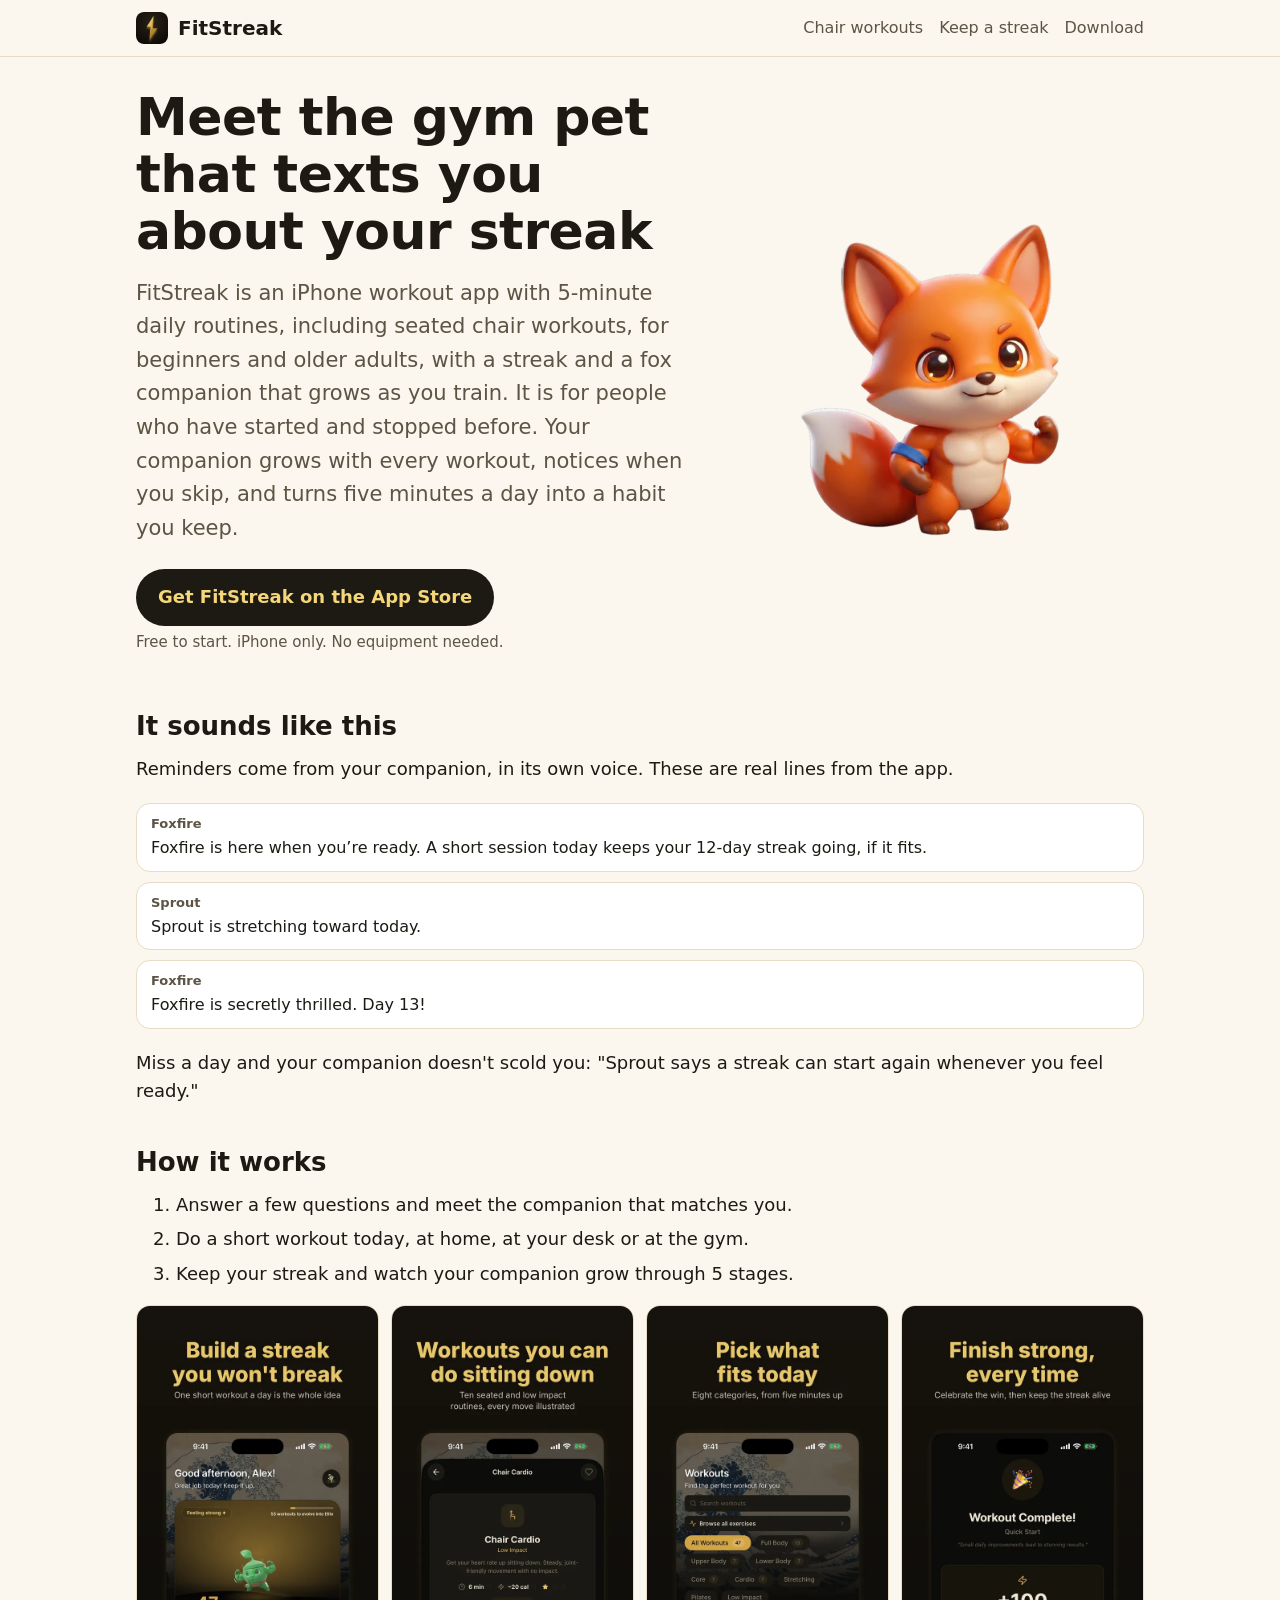
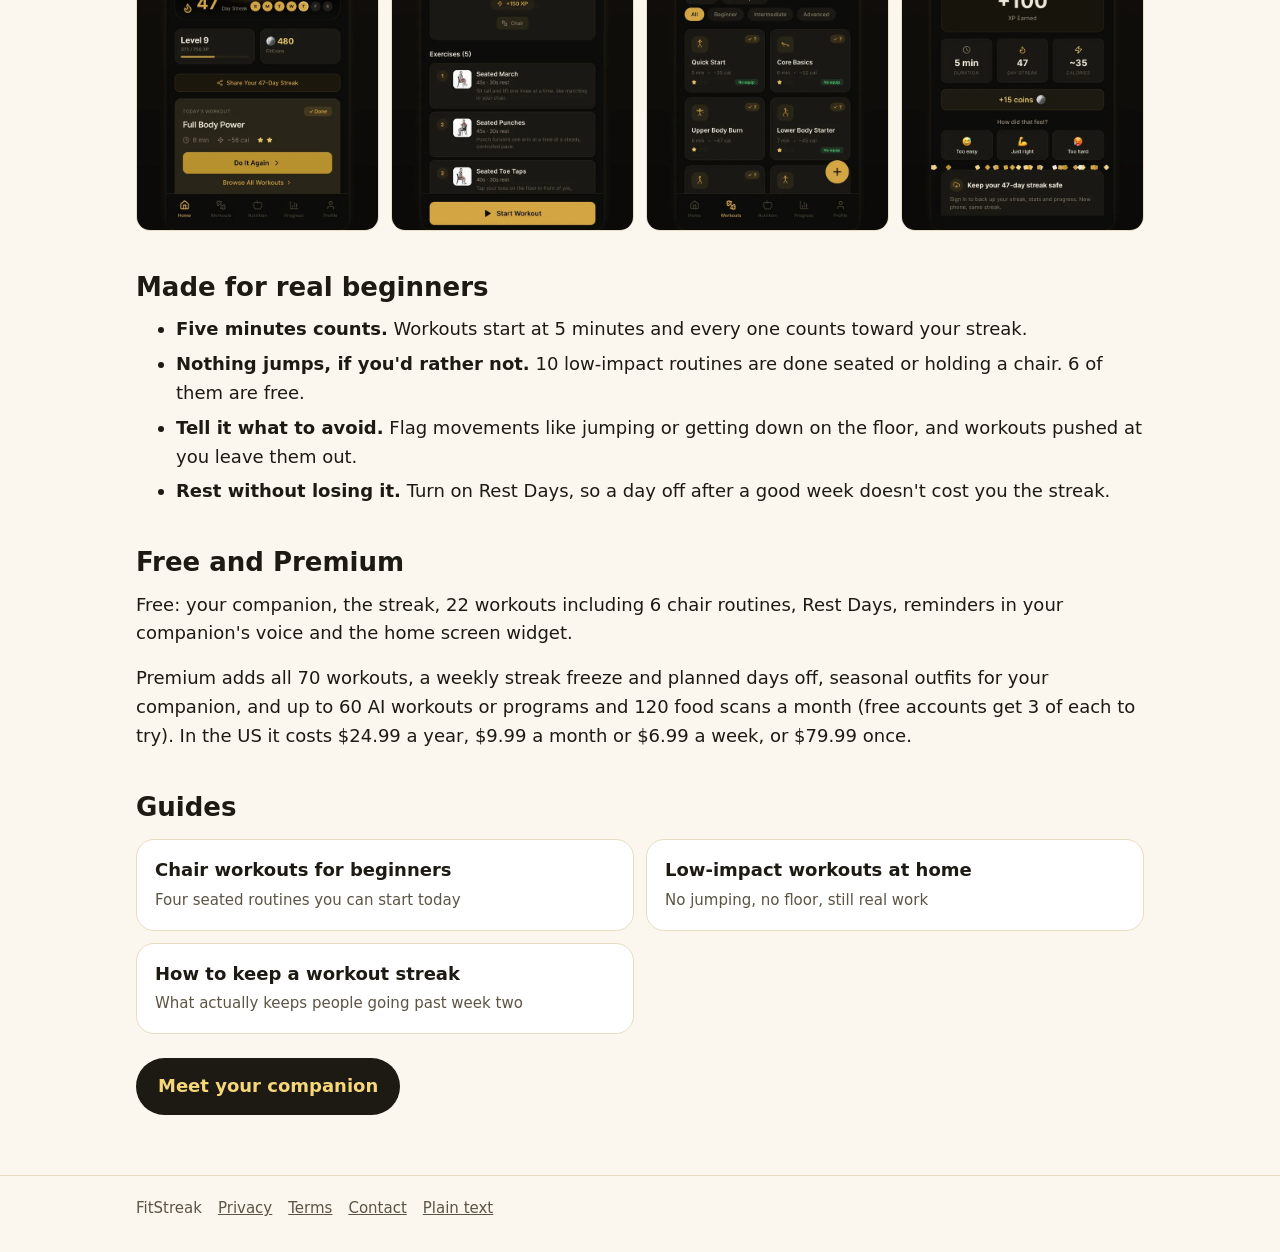
<file: index.html>
<!doctype html>
<html lang="en">
<head>
<meta charset="utf-8">
<meta name="viewport" content="width=device-width, initial-scale=1">
<title>FitStreak: the gym pet that texts you about your streak</title>
<meta name="description" content="FitStreak is an iPhone workout app with 5-minute daily routines, including seated chair workouts, for beginners and older adults, with a streak and a fox companion that grows as you train. Free to start.">
<link rel="canonical" href="https://fitstreakapp.com/">
<link rel="alternate" type="text/markdown" href="https://fitstreakapp.com/index.md">
<meta property="og:title" content="FitStreak: the gym pet that texts you about your streak">
<meta property="og:description" content="FitStreak is an iPhone workout app with 5-minute daily routines, including seated chair workouts, for beginners and older adults, with a streak and a fox companion that grows as you train. Free to start.">
<meta property="og:type" content="website">
<meta property="og:url" content="https://fitstreakapp.com/">
<meta property="og:image" content="https://fitstreakapp.com/assets/img/fox-stage-2.webp">
<meta property="og:image:alt" content="The FitStreak fox companion">
<meta name="twitter:card" content="summary_large_image">
<meta name="apple-itunes-app" content="app-id=6759306186">
<meta name="color-scheme" content="light dark">
<link rel="icon" href="favicon.png">
<link rel="apple-touch-icon" href="assets/img/icon-180.png">
<link rel="stylesheet" href="assets/site.css">
<script type="application/ld+json">
{
  "@context": "https://schema.org",
  "@type": "MobileApplication",
  "name": "FitStreak",
  "description": "FitStreak is an iPhone workout app with 5-minute daily routines, including seated chair workouts, for beginners and older adults, with a streak and a fox companion that grows as you train. Free to start.",
  "operatingSystem": "iOS",
  "applicationCategory": "HealthApplication",
  "downloadUrl": "https://apps.apple.com/app/id6759306186",
  "installUrl": "https://apps.apple.com/app/id6759306186",
  "inLanguage": [
    "en",
    "es",
    "fr",
    "de",
    "hi",
    "ja",
    "ko",
    "pt",
    "zh"
  ],
  "offers": {
    "@type": "Offer",
    "price": "0",
    "priceCurrency": "USD"
  },
  "publisher": {
    "@type": "Organization",
    "name": "FitStreak"
  }
}
</script>
</head>
<body>
<header class="site"><div class="wrap wide">
<a class="brand" href="index.html"><img src="assets/img/icon-180.png" alt="" width="32" height="32">FitStreak</a>
<nav class="site" aria-label="Main">
<a href="guides/chair-workouts-for-beginners.html">Chair workouts</a>
<a href="guides/how-to-keep-a-workout-streak.html">Keep a streak</a>
<a href="https://apps.apple.com/app/id6759306186">Download</a>
</nav>
</div></header>
<main><div class="wrap wide">
<section class="hero">
<div>
<h1>Meet the gym pet that texts you about your streak</h1>
<p class="lede">FitStreak is an iPhone workout app with 5-minute daily routines, including seated chair workouts, for beginners and older adults, with a streak and a fox companion that grows as you train. It is for people who have started and stopped before. Your companion grows with every workout, notices when you skip, and turns five minutes a day into a habit you keep.</p>
<a class="button" href="https://apps.apple.com/app/id6759306186">Get FitStreak on the App Store</a>
<p class="meta">Free to start. iPhone only. No equipment needed.</p>
</div>
<img class="pet" src="assets/img/fox-stage-2.webp" alt="Foxfire, a cartoon fox companion, flexing one arm" width="365" height="440">
</section>
<h2 id="it-sounds-like-this">It sounds like this</h2>
<p>Reminders come from your companion, in its own voice. These are real lines from the app.</p>
<div class="texts">
<div class="text"><b>Foxfire</b> Foxfire is here when you’re ready. A short session today keeps your 12-day streak going, if it fits.</div>
<div class="text"><b>Sprout</b> Sprout is stretching toward today.</div>
<div class="text"><b>Foxfire</b> Foxfire is secretly thrilled. Day 13!</div>
</div>
<p>Miss a day and your companion doesn't scold you: "Sprout says a streak can start again whenever you feel ready."</p>
<h2 id="how-it-works">How it works</h2>
<ol><li>Answer a few questions and meet the companion that matches you.</li><li>Do a short workout today, at home, at your desk or at the gym.</li><li>Keep your streak and watch your companion grow through 5 stages.</li></ol>
<div class="shots">
<img src="assets/img/01_streak.webp" alt="Home screen with a companion, a 47-day streak and today's workout" width="600" height="1304" loading="lazy">
<img src="assets/img/02_chair.webp" alt="Chair Cardio workout: seated march, seated punches and seated toe taps" width="600" height="1304" loading="lazy">
<img src="assets/img/03_library.webp" alt="Workout library grouped by category" width="600" height="1304" loading="lazy">
<img src="assets/img/05_complete.webp" alt="Workout complete screen with XP earned and the streak count" width="600" height="1304" loading="lazy">
</div>
<h2 id="made-for-real-beginners">Made for real beginners</h2>
<ul><li><strong>Five minutes counts.</strong> Workouts start at 5 minutes and every one counts toward your streak.</li><li><strong>Nothing jumps, if you'd rather not.</strong> 10 low-impact routines are done seated or holding a chair. 6 of them are free.</li><li><strong>Tell it what to avoid.</strong> Flag movements like jumping or getting down on the floor, and workouts pushed at you leave them out.</li><li><strong>Rest without losing it.</strong> Turn on Rest Days, so a day off after a good week doesn't cost you the streak.</li></ul>
<h2 id="free-and-premium">Free and Premium</h2>
<p>Free: your companion, the streak, 22 workouts including 6 chair routines, Rest Days, reminders in your companion's voice and the home screen widget.</p>
<p>Premium adds all 70 workouts, a weekly streak freeze and planned days off, seasonal outfits for your companion, and up to 60 AI workouts or programs and 120 food scans a month (free accounts get 3 of each to try). In the US it costs $24.99 a year, $9.99 a month or $6.99 a week, or $79.99 once.</p>
<h2 id="guides">Guides</h2>
<div class="cards">
<a class="card" href="guides/chair-workouts-for-beginners.html"><strong>Chair workouts for beginners</strong><span>Four seated routines you can start today</span></a>
<a class="card" href="guides/low-impact-workouts-at-home.html"><strong>Low-impact workouts at home</strong><span>No jumping, no floor, still real work</span></a>
<a class="card" href="guides/how-to-keep-a-workout-streak.html"><strong>How to keep a workout streak</strong><span>What actually keeps people going past week two</span></a>
</div>
<a class="button" href="https://apps.apple.com/app/id6759306186">Meet your companion</a>
</div></main>
<footer class="site"><div class="wrap wide">
<span>FitStreak</span>
<a href="privacy.html">Privacy</a>
<a href="terms.html">Terms</a>
<a href="mailto:fitstreak.app@outlook.com">Contact</a>
<a href="https://fitstreakapp.com/index.md">Plain text</a>
</div></footer>
</body>
</html>
</file>
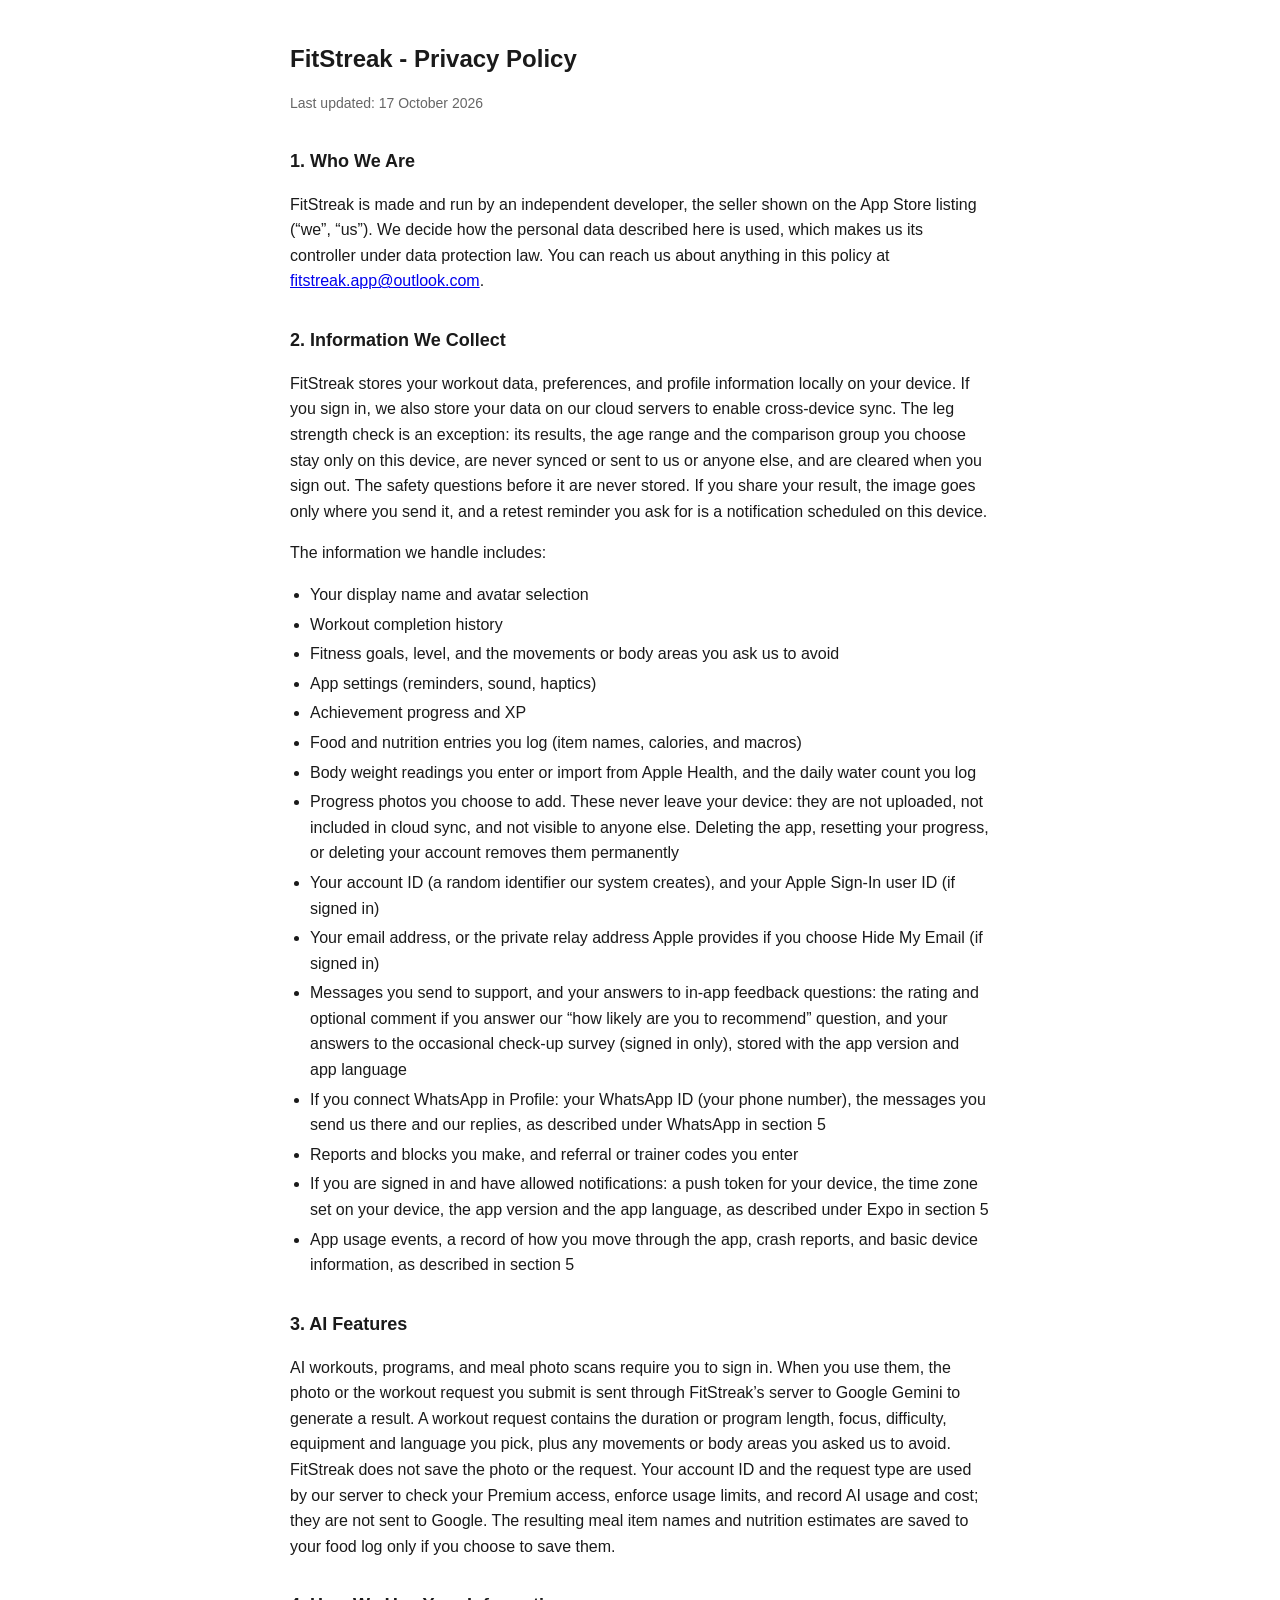
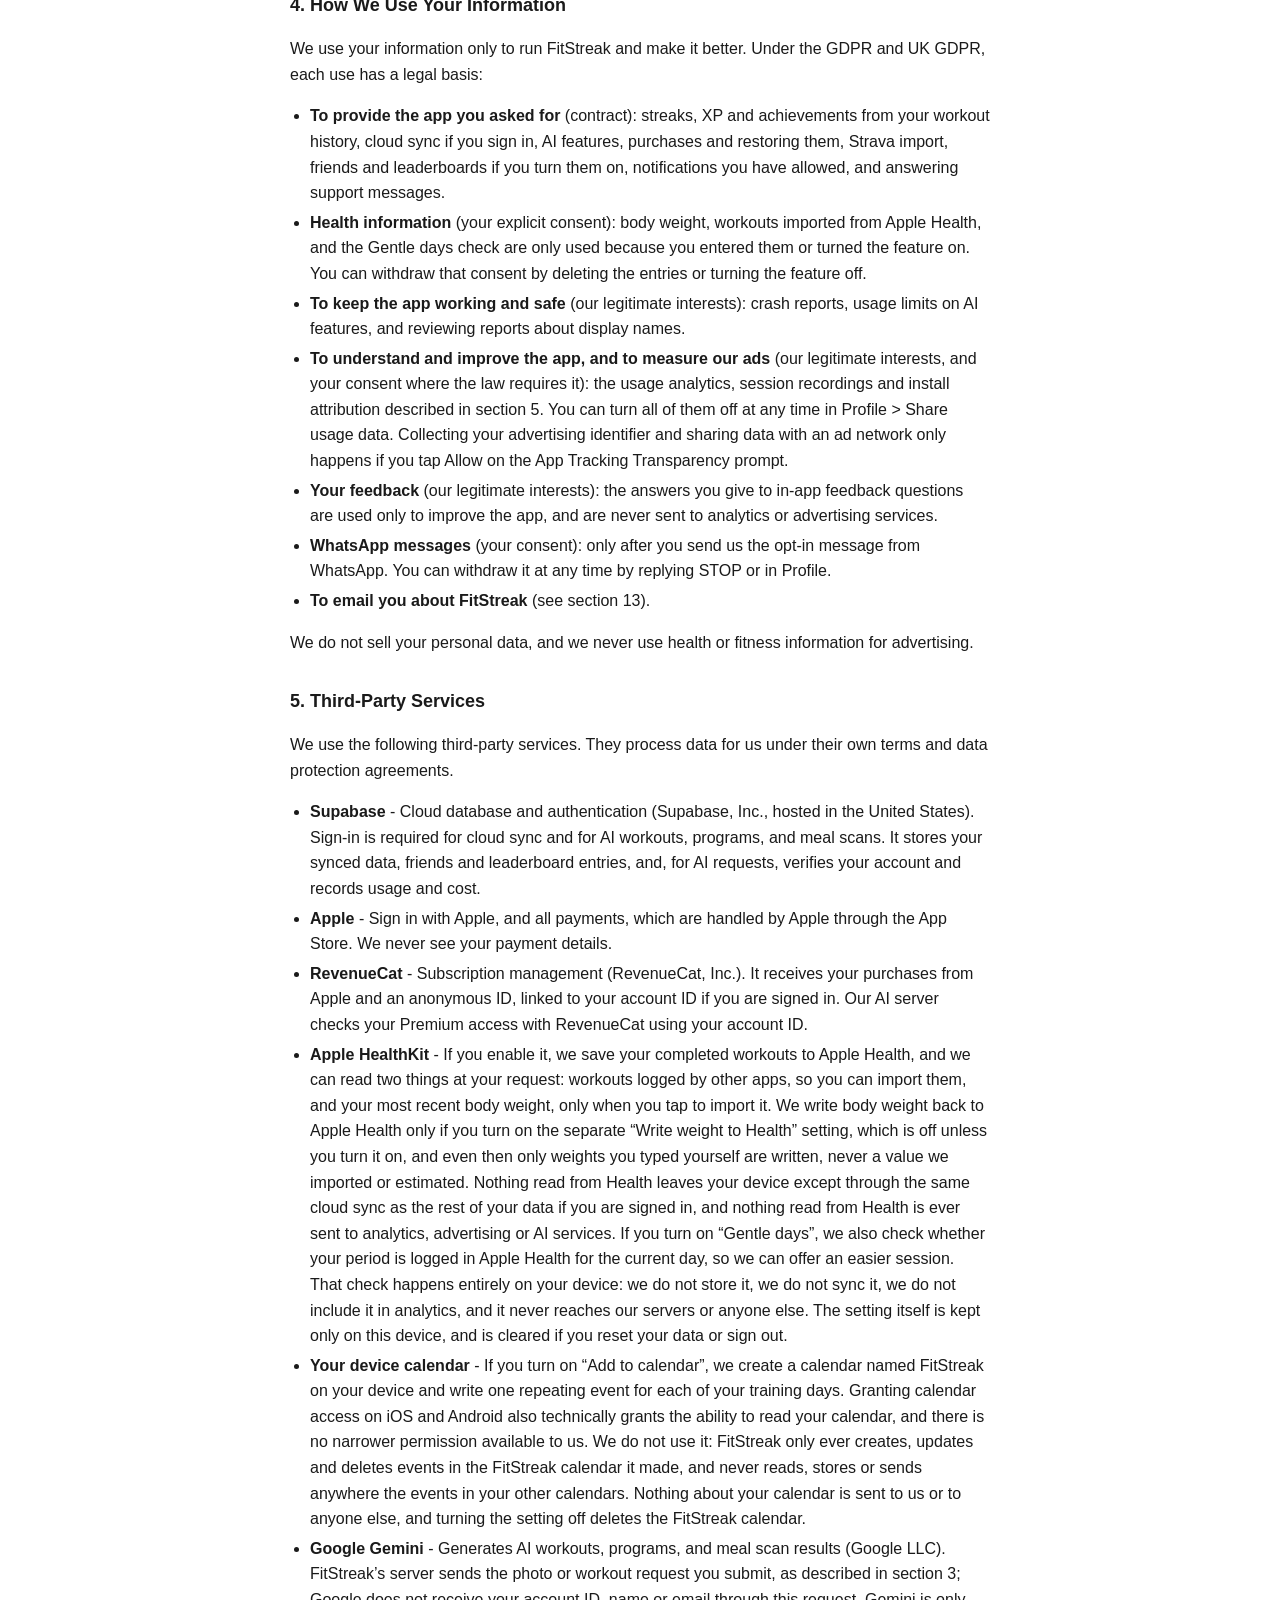
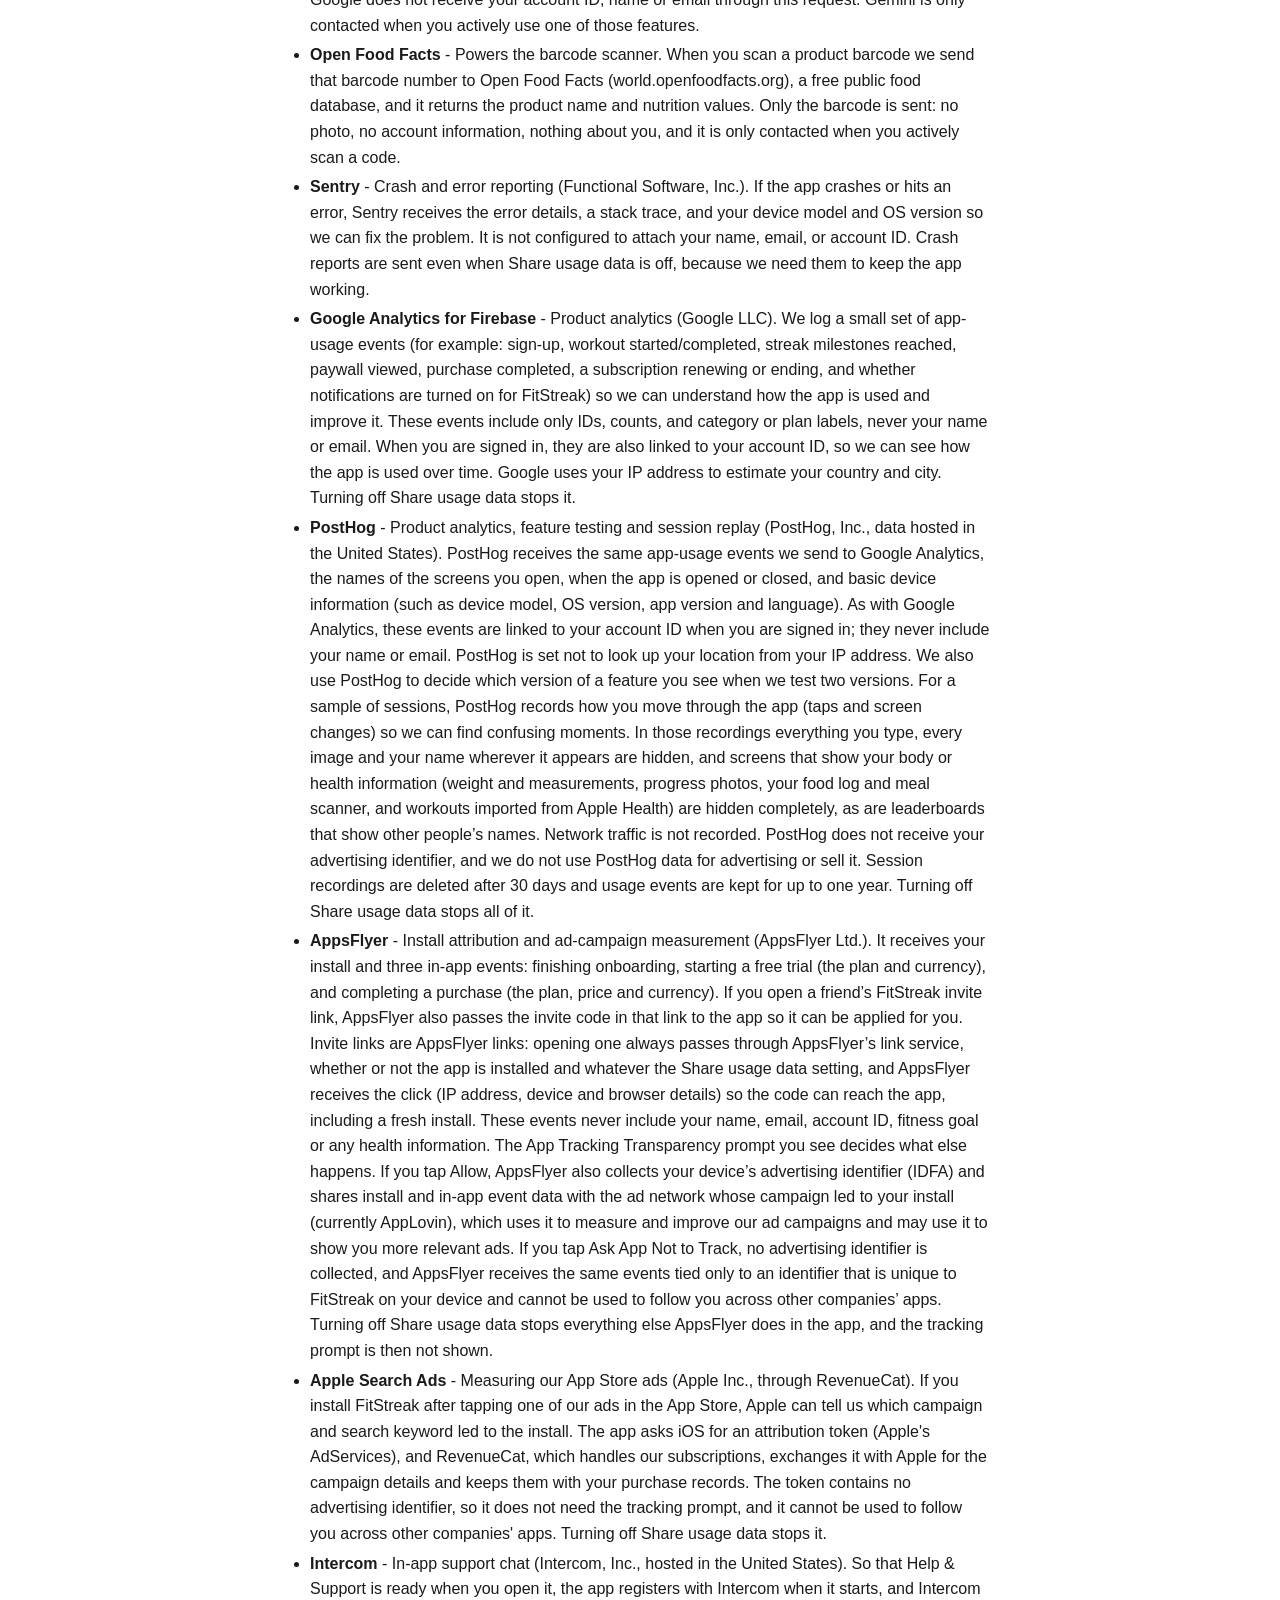
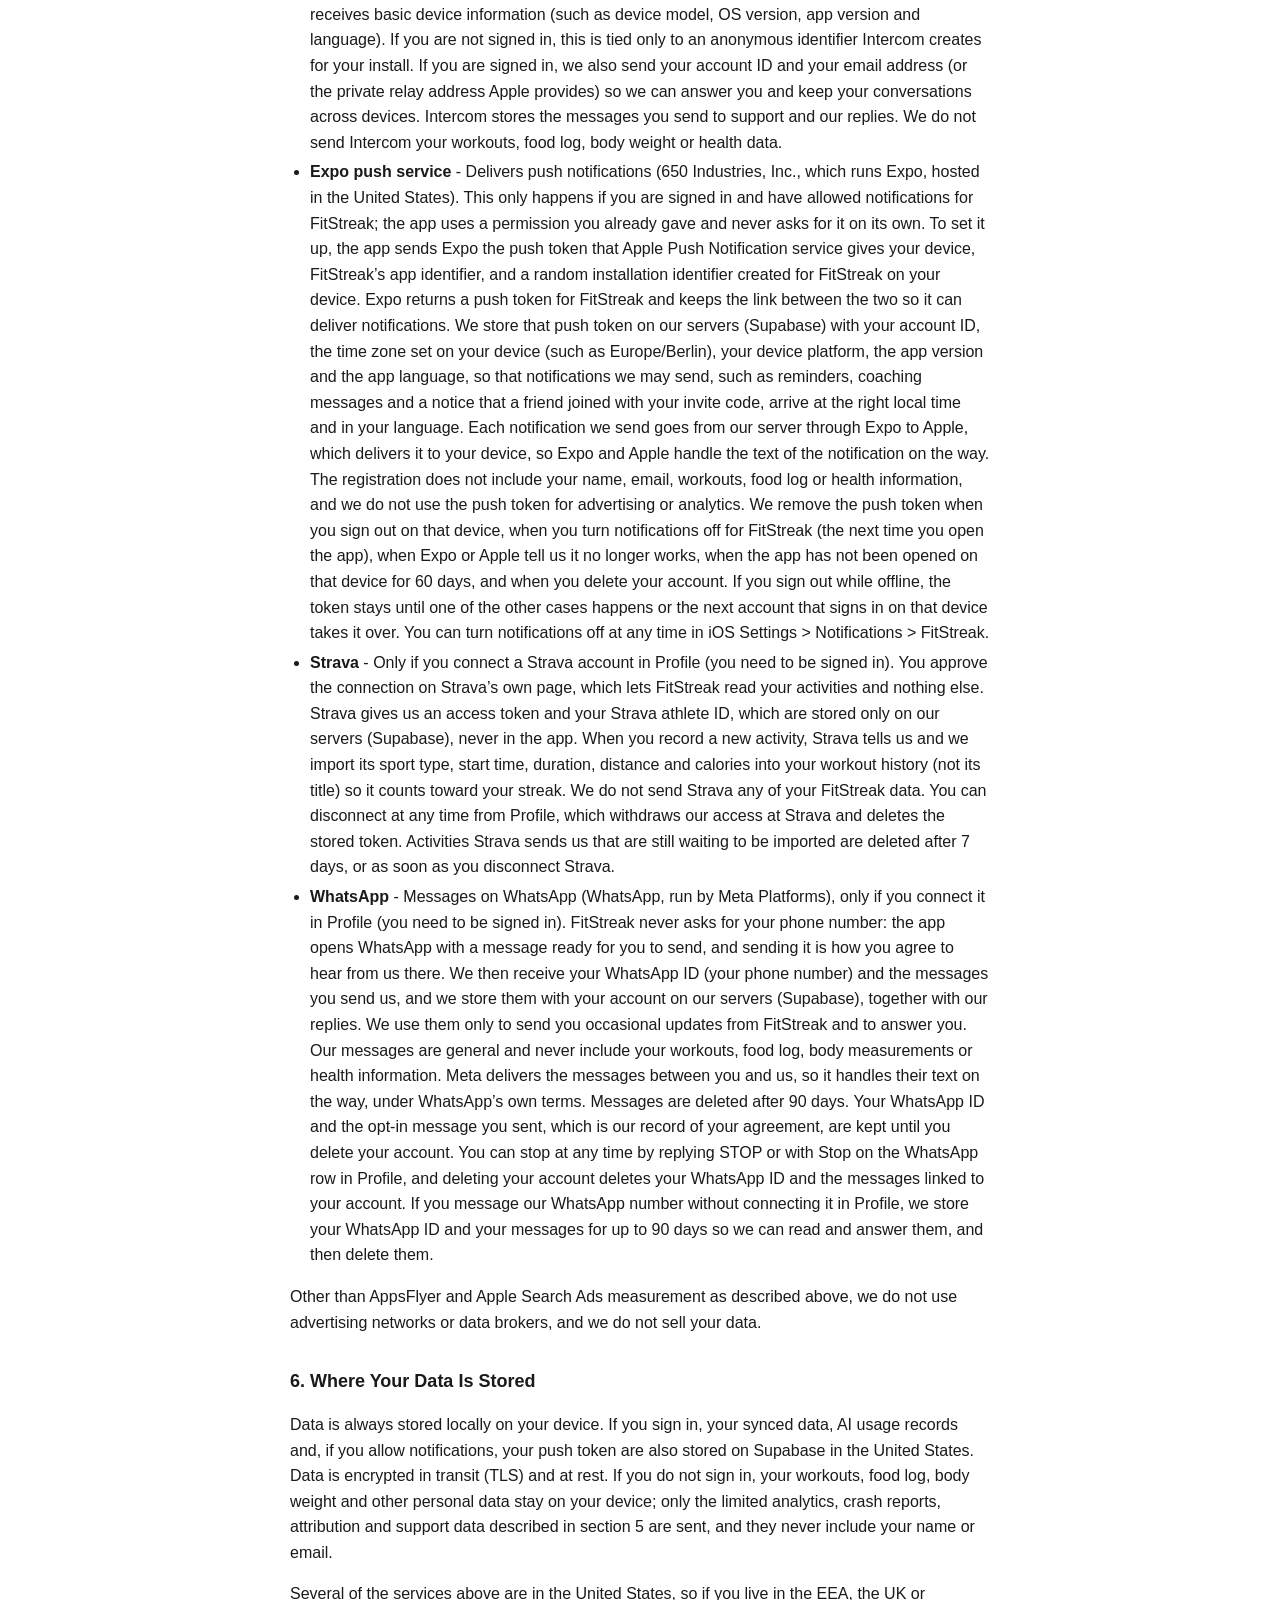
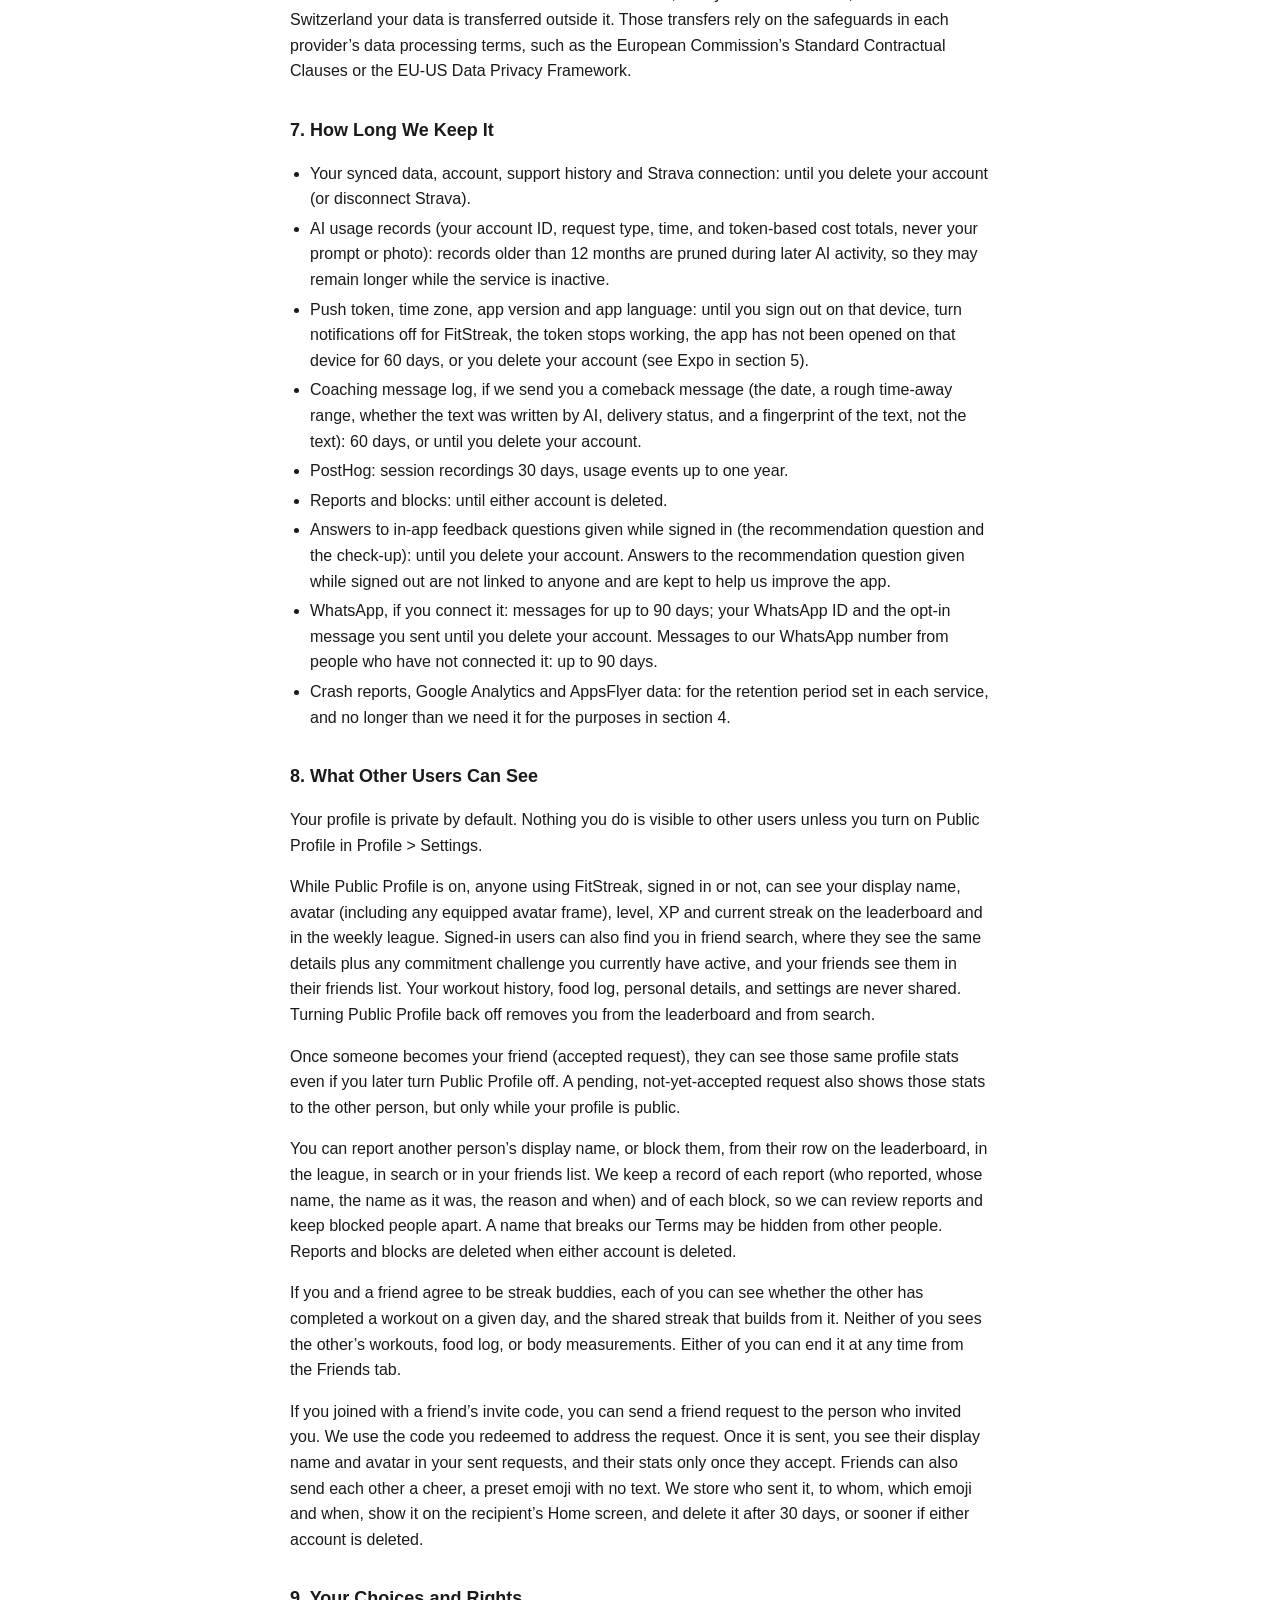
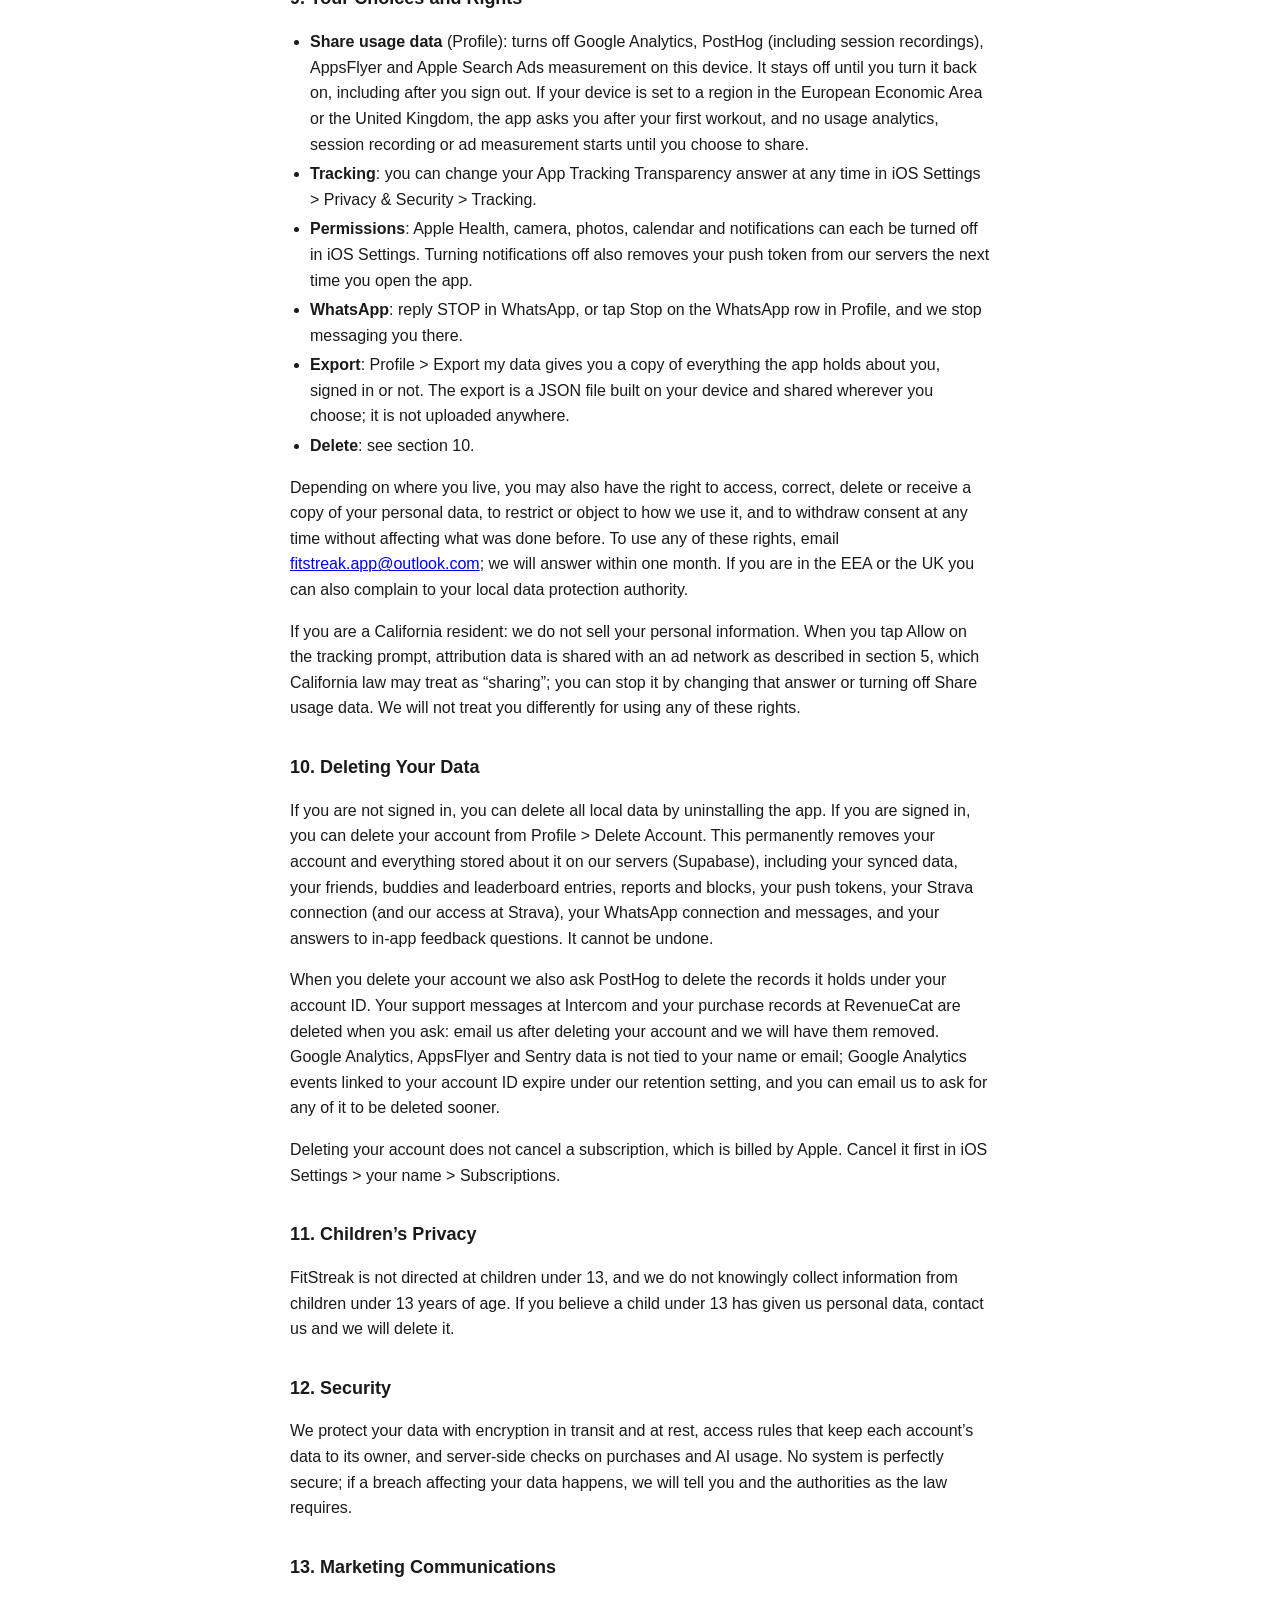
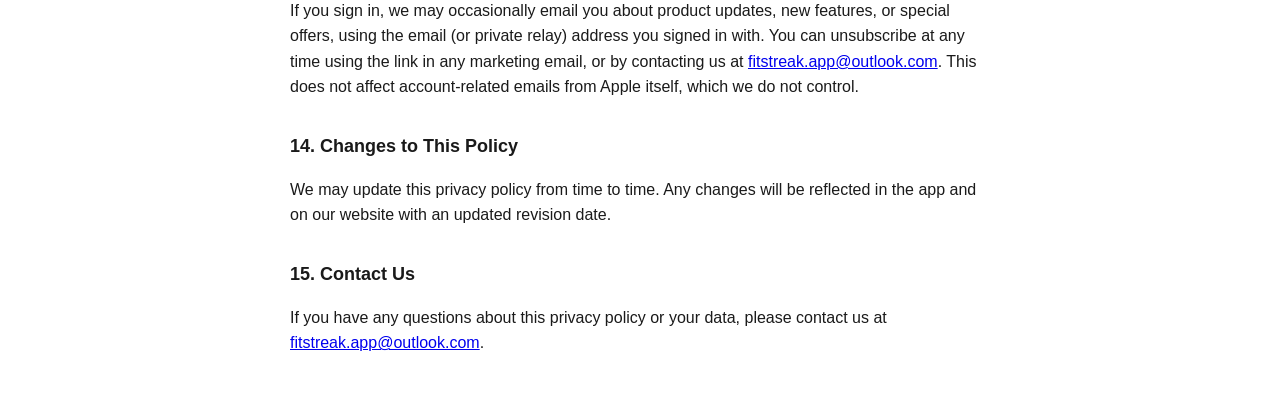
<file: privacy.html>
<!DOCTYPE html>
<html lang="en">
<head>
  <meta charset="UTF-8">
  <meta name="viewport" content="width=device-width, initial-scale=1.0">
  <title>FitStreak - Privacy Policy</title>
  <meta name="description" content="What data the FitStreak workout app collects, why, who it is shared with, how long it is kept and how to delete it.">
  <link rel="canonical" href="https://fitstreakapp.com/privacy.html">
  <style>
    body {
      font-family: -apple-system, BlinkMacSystemFont, 'Segoe UI', Roboto, sans-serif;
      max-width: 700px;
      margin: 0 auto;
      padding: 24px 16px;
      background: #fff;
      color: #1a1a1a;
      line-height: 1.6;
    }
    h1 { font-size: 24px; margin-bottom: 4px; }
    h2 { font-size: 18px; margin-top: 32px; }
    .updated { color: #666; font-size: 14px; margin-bottom: 32px; }
    ul { padding-left: 20px; }
    li { margin-bottom: 4px; }
  </style>
</head>
<body>
  <h1>FitStreak - Privacy Policy</h1>
  <p class="updated">Last updated: 17 October 2026</p>

  <!--
    Kept in sync BY HAND with app/privacy.tsx, which is the version users actually read
    in the app. They drifted badly once: as of 2026-08-26 this file still said HealthKit
    was "write-only, no health data is read" and that "we do not use analytics tracking",
    six months after both stopped being true. If you change one, change the other.
  -->

  <h2>1. Who We Are</h2>
  <p>FitStreak is made and run by an independent developer, the seller shown on the App Store listing (&ldquo;we&rdquo;, &ldquo;us&rdquo;). We decide how the personal data described here is used, which makes us its controller under data protection law. You can reach us about anything in this policy at <a href="mailto:fitstreak.app@outlook.com">fitstreak.app@outlook.com</a>.</p>
  <h2>2. Information We Collect</h2>
  <p>FitStreak stores your workout data, preferences, and profile information locally on your device. If you sign in, we also store your data on our cloud servers to enable cross-device sync. The leg strength check is an exception: its results, the age range and the comparison group you choose stay only on this device, are never synced or sent to us or anyone else, and are cleared when you sign out. The safety questions before it are never stored. If you share your result, the image goes only where you send it, and a retest reminder you ask for is a notification scheduled on this device.</p>
  <p>The information we handle includes:</p>
  <ul>
    <li>Your display name and avatar selection</li>
    <li>Workout completion history</li>
    <li>Fitness goals, level, and the movements or body areas you ask us to avoid</li>
    <li>App settings (reminders, sound, haptics)</li>
    <li>Achievement progress and XP</li>
    <li>Food and nutrition entries you log (item names, calories, and macros)</li>
    <li>Body weight readings you enter or import from Apple Health, and the daily water count you log</li>
    <li>Progress photos you choose to add. These never leave your device: they are not uploaded, not included in cloud sync, and not visible to anyone else. Deleting the app, resetting your progress, or deleting your account removes them permanently</li>
    <li>Your account ID (a random identifier our system creates), and your Apple Sign-In user ID (if signed in)</li>
    <li>Your email address, or the private relay address Apple provides if you choose Hide My Email (if signed in)</li>
    <li>Messages you send to support, and your answers to in-app feedback questions: the rating and optional comment if you answer our &ldquo;how likely are you to recommend&rdquo; question, and your answers to the occasional check-up survey (signed in only), stored with the app version and app language</li>
    <li>If you connect WhatsApp in Profile: your WhatsApp ID (your phone number), the messages you send us there and our replies, as described under WhatsApp in section 5</li>
    <li>Reports and blocks you make, and referral or trainer codes you enter</li>
    <li>If you are signed in and have allowed notifications: a push token for your device, the time zone set on your device, the app version and the app language, as described under Expo in section 5</li>
    <li>App usage events, a record of how you move through the app, crash reports, and basic device information, as described in section 5</li>
  </ul>
  <h2>3. AI Features</h2>
  <p>AI workouts, programs, and meal photo scans require you to sign in. When you use them, the photo or the workout request you submit is sent through FitStreak&rsquo;s server to Google Gemini to generate a result. A workout request contains the duration or program length, focus, difficulty, equipment and language you pick, plus any movements or body areas you asked us to avoid. FitStreak does not save the photo or the request. Your account ID and the request type are used by our server to check your Premium access, enforce usage limits, and record AI usage and cost; they are not sent to Google. The resulting meal item names and nutrition estimates are saved to your food log only if you choose to save them.</p>
  <h2>4. How We Use Your Information</h2>
  <p>We use your information only to run FitStreak and make it better. Under the GDPR and UK GDPR, each use has a legal basis:</p>
  <ul>
    <li><strong>To provide the app you asked for</strong> (contract): streaks, XP and achievements from your workout history, cloud sync if you sign in, AI features, purchases and restoring them, Strava import, friends and leaderboards if you turn them on, notifications you have allowed, and answering support messages.</li>
    <li><strong>Health information</strong> (your explicit consent): body weight, workouts imported from Apple Health, and the Gentle days check are only used because you entered them or turned the feature on. You can withdraw that consent by deleting the entries or turning the feature off.</li>
    <li><strong>To keep the app working and safe</strong> (our legitimate interests): crash reports, usage limits on AI features, and reviewing reports about display names.</li>
    <li><strong>To understand and improve the app, and to measure our ads</strong> (our legitimate interests, and your consent where the law requires it): the usage analytics, session recordings and install attribution described in section 5. You can turn all of them off at any time in Profile &gt; Share usage data. Collecting your advertising identifier and sharing data with an ad network only happens if you tap Allow on the App Tracking Transparency prompt.</li>
    <li><strong>Your feedback</strong> (our legitimate interests): the answers you give to in-app feedback questions are used only to improve the app, and are never sent to analytics or advertising services.</li>
    <li><strong>WhatsApp messages</strong> (your consent): only after you send us the opt-in message from WhatsApp. You can withdraw it at any time by replying STOP or in Profile.</li>
    <li><strong>To email you about FitStreak</strong> (see section 13).</li>
  </ul>
  <p>We do not sell your personal data, and we never use health or fitness information for advertising.</p>
  <h2>5. Third-Party Services</h2>
  <p>We use the following third-party services. They process data for us under their own terms and data protection agreements.</p>
  <ul>
    <li><strong>Supabase</strong> - Cloud database and authentication (Supabase, Inc., hosted in the United States). Sign-in is required for cloud sync and for AI workouts, programs, and meal scans. It stores your synced data, friends and leaderboard entries, and, for AI requests, verifies your account and records usage and cost.</li>
    <li><strong>Apple</strong> - Sign in with Apple, and all payments, which are handled by Apple through the App Store. We never see your payment details.</li>
    <li><strong>RevenueCat</strong> - Subscription management (RevenueCat, Inc.). It receives your purchases from Apple and an anonymous ID, linked to your account ID if you are signed in. Our AI server checks your Premium access with RevenueCat using your account ID.</li>
    <li><strong>Apple HealthKit</strong> - If you enable it, we save your completed workouts to Apple Health, and we can read two things at your request: workouts logged by other apps, so you can import them, and your most recent body weight, only when you tap to import it. We write body weight back to Apple Health only if you turn on the separate &ldquo;Write weight to Health&rdquo; setting, which is off unless you turn it on, and even then only weights you typed yourself are written, never a value we imported or estimated. Nothing read from Health leaves your device except through the same cloud sync as the rest of your data if you are signed in, and nothing read from Health is ever sent to analytics, advertising or AI services. If you turn on &ldquo;Gentle days&rdquo;, we also check whether your period is logged in Apple Health for the current day, so we can offer an easier session. That check happens entirely on your device: we do not store it, we do not sync it, we do not include it in analytics, and it never reaches our servers or anyone else. The setting itself is kept only on this device, and is cleared if you reset your data or sign out.</li>
    <li><strong>Your device calendar</strong> - If you turn on &ldquo;Add to calendar&rdquo;, we create a calendar named FitStreak on your device and write one repeating event for each of your training days. Granting calendar access on iOS and Android also technically grants the ability to read your calendar, and there is no narrower permission available to us. We do not use it: FitStreak only ever creates, updates and deletes events in the FitStreak calendar it made, and never reads, stores or sends anywhere the events in your other calendars. Nothing about your calendar is sent to us or to anyone else, and turning the setting off deletes the FitStreak calendar.</li>
    <li><strong>Google Gemini</strong> - Generates AI workouts, programs, and meal scan results (Google LLC). FitStreak&rsquo;s server sends the photo or workout request you submit, as described in section 3; Google does not receive your account ID, name or email through this request. Gemini is only contacted when you actively use one of those features.</li>
    <li><strong>Open Food Facts</strong> - Powers the barcode scanner. When you scan a product barcode we send that barcode number to Open Food Facts (world.openfoodfacts.org), a free public food database, and it returns the product name and nutrition values. Only the barcode is sent: no photo, no account information, nothing about you, and it is only contacted when you actively scan a code.</li>
    <li><strong>Sentry</strong> - Crash and error reporting (Functional Software, Inc.). If the app crashes or hits an error, Sentry receives the error details, a stack trace, and your device model and OS version so we can fix the problem. It is not configured to attach your name, email, or account ID. Crash reports are sent even when Share usage data is off, because we need them to keep the app working.</li>
    <li><strong>Google Analytics for Firebase</strong> - Product analytics (Google LLC). We log a small set of app-usage events (for example: sign-up, workout started/completed, streak milestones reached, paywall viewed, purchase completed, a subscription renewing or ending, and whether notifications are turned on for FitStreak) so we can understand how the app is used and improve it. These events include only IDs, counts, and category or plan labels, never your name or email. When you are signed in, they are also linked to your account ID, so we can see how the app is used over time. Google uses your IP address to estimate your country and city. Turning off Share usage data stops it.</li>
    <li><strong>PostHog</strong> - Product analytics, feature testing and session replay (PostHog, Inc., data hosted in the United States). PostHog receives the same app-usage events we send to Google Analytics, the names of the screens you open, when the app is opened or closed, and basic device information (such as device model, OS version, app version and language). As with Google Analytics, these events are linked to your account ID when you are signed in; they never include your name or email. PostHog is set not to look up your location from your IP address. We also use PostHog to decide which version of a feature you see when we test two versions. For a sample of sessions, PostHog records how you move through the app (taps and screen changes) so we can find confusing moments. In those recordings everything you type, every image and your name wherever it appears are hidden, and screens that show your body or health information (weight and measurements, progress photos, your food log and meal scanner, and workouts imported from Apple Health) are hidden completely, as are leaderboards that show other people&rsquo;s names. Network traffic is not recorded. PostHog does not receive your advertising identifier, and we do not use PostHog data for advertising or sell it. Session recordings are deleted after 30 days and usage events are kept for up to one year. Turning off Share usage data stops all of it.</li>
    <li><strong>AppsFlyer</strong> - Install attribution and ad-campaign measurement (AppsFlyer Ltd.). It receives your install and three in-app events: finishing onboarding, starting a free trial (the plan and currency), and completing a purchase (the plan, price and currency). If you open a friend&rsquo;s FitStreak invite link, AppsFlyer also passes the invite code in that link to the app so it can be applied for you. Invite links are AppsFlyer links: opening one always passes through AppsFlyer&rsquo;s link service, whether or not the app is installed and whatever the Share usage data setting, and AppsFlyer receives the click (IP address, device and browser details) so the code can reach the app, including a fresh install. These events never include your name, email, account ID, fitness goal or any health information. The App Tracking Transparency prompt you see decides what else happens. If you tap Allow, AppsFlyer also collects your device&rsquo;s advertising identifier (IDFA) and shares install and in-app event data with the ad network whose campaign led to your install (currently AppLovin), which uses it to measure and improve our ad campaigns and may use it to show you more relevant ads. If you tap Ask App Not to Track, no advertising identifier is collected, and AppsFlyer receives the same events tied only to an identifier that is unique to FitStreak on your device and cannot be used to follow you across other companies&rsquo; apps. Turning off Share usage data stops everything else AppsFlyer does in the app, and the tracking prompt is then not shown.</li>
    <li><strong>Apple Search Ads</strong> - Measuring our App Store ads (Apple Inc., through RevenueCat). If you install FitStreak after tapping one of our ads in the App Store, Apple can tell us which campaign and search keyword led to the install. The app asks iOS for an attribution token (Apple&apos;s AdServices), and RevenueCat, which handles our subscriptions, exchanges it with Apple for the campaign details and keeps them with your purchase records. The token contains no advertising identifier, so it does not need the tracking prompt, and it cannot be used to follow you across other companies&apos; apps. Turning off Share usage data stops it.</li>
    <li><strong>Intercom</strong> - In-app support chat (Intercom, Inc., hosted in the United States). So that Help &amp; Support is ready when you open it, the app registers with Intercom when it starts, and Intercom receives basic device information (such as device model, OS version, app version and language). If you are not signed in, this is tied only to an anonymous identifier Intercom creates for your install. If you are signed in, we also send your account ID and your email address (or the private relay address Apple provides) so we can answer you and keep your conversations across devices. Intercom stores the messages you send to support and our replies. We do not send Intercom your workouts, food log, body weight or health data.</li>
    <li><strong>Expo push service</strong> - Delivers push notifications (650 Industries, Inc., which runs Expo, hosted in the United States). This only happens if you are signed in and have allowed notifications for FitStreak; the app uses a permission you already gave and never asks for it on its own. To set it up, the app sends Expo the push token that Apple Push Notification service gives your device, FitStreak&rsquo;s app identifier, and a random installation identifier created for FitStreak on your device. Expo returns a push token for FitStreak and keeps the link between the two so it can deliver notifications. We store that push token on our servers (Supabase) with your account ID, the time zone set on your device (such as Europe/Berlin), your device platform, the app version and the app language, so that notifications we may send, such as reminders, coaching messages and a notice that a friend joined with your invite code, arrive at the right local time and in your language. Each notification we send goes from our server through Expo to Apple, which delivers it to your device, so Expo and Apple handle the text of the notification on the way. The registration does not include your name, email, workouts, food log or health information, and we do not use the push token for advertising or analytics. We remove the push token when you sign out on that device, when you turn notifications off for FitStreak (the next time you open the app), when Expo or Apple tell us it no longer works, when the app has not been opened on that device for 60 days, and when you delete your account. If you sign out while offline, the token stays until one of the other cases happens or the next account that signs in on that device takes it over. You can turn notifications off at any time in iOS Settings &gt; Notifications &gt; FitStreak.</li>
    <li><strong>Strava</strong> - Only if you connect a Strava account in Profile (you need to be signed in). You approve the connection on Strava&rsquo;s own page, which lets FitStreak read your activities and nothing else. Strava gives us an access token and your Strava athlete ID, which are stored only on our servers (Supabase), never in the app. When you record a new activity, Strava tells us and we import its sport type, start time, duration, distance and calories into your workout history (not its title) so it counts toward your streak. We do not send Strava any of your FitStreak data. You can disconnect at any time from Profile, which withdraws our access at Strava and deletes the stored token. Activities Strava sends us that are still waiting to be imported are deleted after 7 days, or as soon as you disconnect Strava.</li>
    <li><strong>WhatsApp</strong> - Messages on WhatsApp (WhatsApp, run by Meta Platforms), only if you connect it in Profile (you need to be signed in). FitStreak never asks for your phone number: the app opens WhatsApp with a message ready for you to send, and sending it is how you agree to hear from us there. We then receive your WhatsApp ID (your phone number) and the messages you send us, and we store them with your account on our servers (Supabase), together with our replies. We use them only to send you occasional updates from FitStreak and to answer you. Our messages are general and never include your workouts, food log, body measurements or health information. Meta delivers the messages between you and us, so it handles their text on the way, under WhatsApp&rsquo;s own terms. Messages are deleted after 90 days. Your WhatsApp ID and the opt-in message you sent, which is our record of your agreement, are kept until you delete your account. You can stop at any time by replying STOP or with Stop on the WhatsApp row in Profile, and deleting your account deletes your WhatsApp ID and the messages linked to your account. If you message our WhatsApp number without connecting it in Profile, we store your WhatsApp ID and your messages for up to 90 days so we can read and answer them, and then delete them.</li>
  </ul>
  <p>Other than AppsFlyer and Apple Search Ads measurement as described above, we do not use advertising networks or data brokers, and we do not sell your data.</p>
  <h2>6. Where Your Data Is Stored</h2>
  <p>Data is always stored locally on your device. If you sign in, your synced data, AI usage records and, if you allow notifications, your push token are also stored on Supabase in the United States. Data is encrypted in transit (TLS) and at rest. If you do not sign in, your workouts, food log, body weight and other personal data stay on your device; only the limited analytics, crash reports, attribution and support data described in section 5 are sent, and they never include your name or email.</p>
  <p>Several of the services above are in the United States, so if you live in the EEA, the UK or Switzerland your data is transferred outside it. Those transfers rely on the safeguards in each provider&rsquo;s data processing terms, such as the European Commission&rsquo;s Standard Contractual Clauses or the EU-US Data Privacy Framework.</p>
  <h2>7. How Long We Keep It</h2>
  <ul>
    <li>Your synced data, account, support history and Strava connection: until you delete your account (or disconnect Strava).</li>
    <li>AI usage records (your account ID, request type, time, and token-based cost totals, never your prompt or photo): records older than 12 months are pruned during later AI activity, so they may remain longer while the service is inactive.</li>
    <li>Push token, time zone, app version and app language: until you sign out on that device, turn notifications off for FitStreak, the token stops working, the app has not been opened on that device for 60 days, or you delete your account (see Expo in section 5).</li>
    <li>Coaching message log, if we send you a comeback message (the date, a rough time-away range, whether the text was written by AI, delivery status, and a fingerprint of the text, not the text): 60 days, or until you delete your account.</li>
    <li>PostHog: session recordings 30 days, usage events up to one year.</li>
    <li>Reports and blocks: until either account is deleted.</li>
    <li>Answers to in-app feedback questions given while signed in (the recommendation question and the check-up): until you delete your account. Answers to the recommendation question given while signed out are not linked to anyone and are kept to help us improve the app.</li>
    <li>WhatsApp, if you connect it: messages for up to 90 days; your WhatsApp ID and the opt-in message you sent until you delete your account. Messages to our WhatsApp number from people who have not connected it: up to 90 days.</li>
    <li>Crash reports, Google Analytics and AppsFlyer data: for the retention period set in each service, and no longer than we need it for the purposes in section 4.</li>
  </ul>
  <h2>8. What Other Users Can See</h2>
  <p>Your profile is private by default. Nothing you do is visible to other users unless you turn on Public Profile in Profile &gt; Settings.</p>
  <p>While Public Profile is on, anyone using FitStreak, signed in or not, can see your display name, avatar (including any equipped avatar frame), level, XP and current streak on the leaderboard and in the weekly league. Signed-in users can also find you in friend search, where they see the same details plus any commitment challenge you currently have active, and your friends see them in their friends list. Your workout history, food log, personal details, and settings are never shared. Turning Public Profile back off removes you from the leaderboard and from search.</p>
  <p>Once someone becomes your friend (accepted request), they can see those same profile stats even if you later turn Public Profile off. A pending, not-yet-accepted request also shows those stats to the other person, but only while your profile is public.</p>
  <p>You can report another person&rsquo;s display name, or block them, from their row on the leaderboard, in the league, in search or in your friends list. We keep a record of each report (who reported, whose name, the name as it was, the reason and when) and of each block, so we can review reports and keep blocked people apart. A name that breaks our Terms may be hidden from other people. Reports and blocks are deleted when either account is deleted.</p>
  <p>If you and a friend agree to be streak buddies, each of you can see whether the other has completed a workout on a given day, and the shared streak that builds from it. Neither of you sees the other&rsquo;s workouts, food log, or body measurements. Either of you can end it at any time from the Friends tab.</p>
  <p>If you joined with a friend&rsquo;s invite code, you can send a friend request to the person who invited you. We use the code you redeemed to address the request. Once it is sent, you see their display name and avatar in your sent requests, and their stats only once they accept. Friends can also send each other a cheer, a preset emoji with no text. We store who sent it, to whom, which emoji and when, show it on the recipient&rsquo;s Home screen, and delete it after 30 days, or sooner if either account is deleted.</p>
  <h2>9. Your Choices and Rights</h2>
  <ul>
    <li><strong>Share usage data</strong> (Profile): turns off Google Analytics, PostHog (including session recordings), AppsFlyer and Apple Search Ads measurement on this device. It stays off until you turn it back on, including after you sign out. If your device is set to a region in the European Economic Area or the United Kingdom, the app asks you after your first workout, and no usage analytics, session recording or ad measurement starts until you choose to share.</li>
    <li><strong>Tracking</strong>: you can change your App Tracking Transparency answer at any time in iOS Settings &gt; Privacy &amp; Security &gt; Tracking.</li>
    <li><strong>Permissions</strong>: Apple Health, camera, photos, calendar and notifications can each be turned off in iOS Settings. Turning notifications off also removes your push token from our servers the next time you open the app.</li>
    <li><strong>WhatsApp</strong>: reply STOP in WhatsApp, or tap Stop on the WhatsApp row in Profile, and we stop messaging you there.</li>
    <li><strong>Export</strong>: Profile &gt; Export my data gives you a copy of everything the app holds about you, signed in or not. The export is a JSON file built on your device and shared wherever you choose; it is not uploaded anywhere.</li>
    <li><strong>Delete</strong>: see section 10.</li>
  </ul>
  <p>Depending on where you live, you may also have the right to access, correct, delete or receive a copy of your personal data, to restrict or object to how we use it, and to withdraw consent at any time without affecting what was done before. To use any of these rights, email <a href="mailto:fitstreak.app@outlook.com">fitstreak.app@outlook.com</a>; we will answer within one month. If you are in the EEA or the UK you can also complain to your local data protection authority.</p>
  <p>If you are a California resident: we do not sell your personal information. When you tap Allow on the tracking prompt, attribution data is shared with an ad network as described in section 5, which California law may treat as &ldquo;sharing&rdquo;; you can stop it by changing that answer or turning off Share usage data. We will not treat you differently for using any of these rights.</p>
  <h2>10. Deleting Your Data</h2>
  <p>If you are not signed in, you can delete all local data by uninstalling the app. If you are signed in, you can delete your account from Profile &gt; Delete Account. This permanently removes your account and everything stored about it on our servers (Supabase), including your synced data, your friends, buddies and leaderboard entries, reports and blocks, your push tokens, your Strava connection (and our access at Strava), your WhatsApp connection and messages, and your answers to in-app feedback questions. It cannot be undone.</p>
  <p>When you delete your account we also ask PostHog to delete the records it holds under your account ID. Your support messages at Intercom and your purchase records at RevenueCat are deleted when you ask: email us after deleting your account and we will have them removed. Google Analytics, AppsFlyer and Sentry data is not tied to your name or email; Google Analytics events linked to your account ID expire under our retention setting, and you can email us to ask for any of it to be deleted sooner.</p>
  <p>Deleting your account does not cancel a subscription, which is billed by Apple. Cancel it first in iOS Settings &gt; your name &gt; Subscriptions.</p>
  <h2>11. Children&rsquo;s Privacy</h2>
  <p>FitStreak is not directed at children under 13, and we do not knowingly collect information from children under 13 years of age. If you believe a child under 13 has given us personal data, contact us and we will delete it.</p>
  <h2>12. Security</h2>
  <p>We protect your data with encryption in transit and at rest, access rules that keep each account&rsquo;s data to its owner, and server-side checks on purchases and AI usage. No system is perfectly secure; if a breach affecting your data happens, we will tell you and the authorities as the law requires.</p>
  <h2>13. Marketing Communications</h2>
  <p>If you sign in, we may occasionally email you about product updates, new features, or special offers, using the email (or private relay) address you signed in with. You can unsubscribe at any time using the link in any marketing email, or by contacting us at <a href="mailto:fitstreak.app@outlook.com">fitstreak.app@outlook.com</a>. This does not affect account-related emails from Apple itself, which we do not control.</p>
  <h2>14. Changes to This Policy</h2>
  <p>We may update this privacy policy from time to time. Any changes will be reflected in the app and on our website with an updated revision date.</p>
  <h2>15. Contact Us</h2>
  <p>If you have any questions about this privacy policy or your data, please contact us at <a href="mailto:fitstreak.app@outlook.com">fitstreak.app@outlook.com</a>.</p>
</body>
</html>
</file>
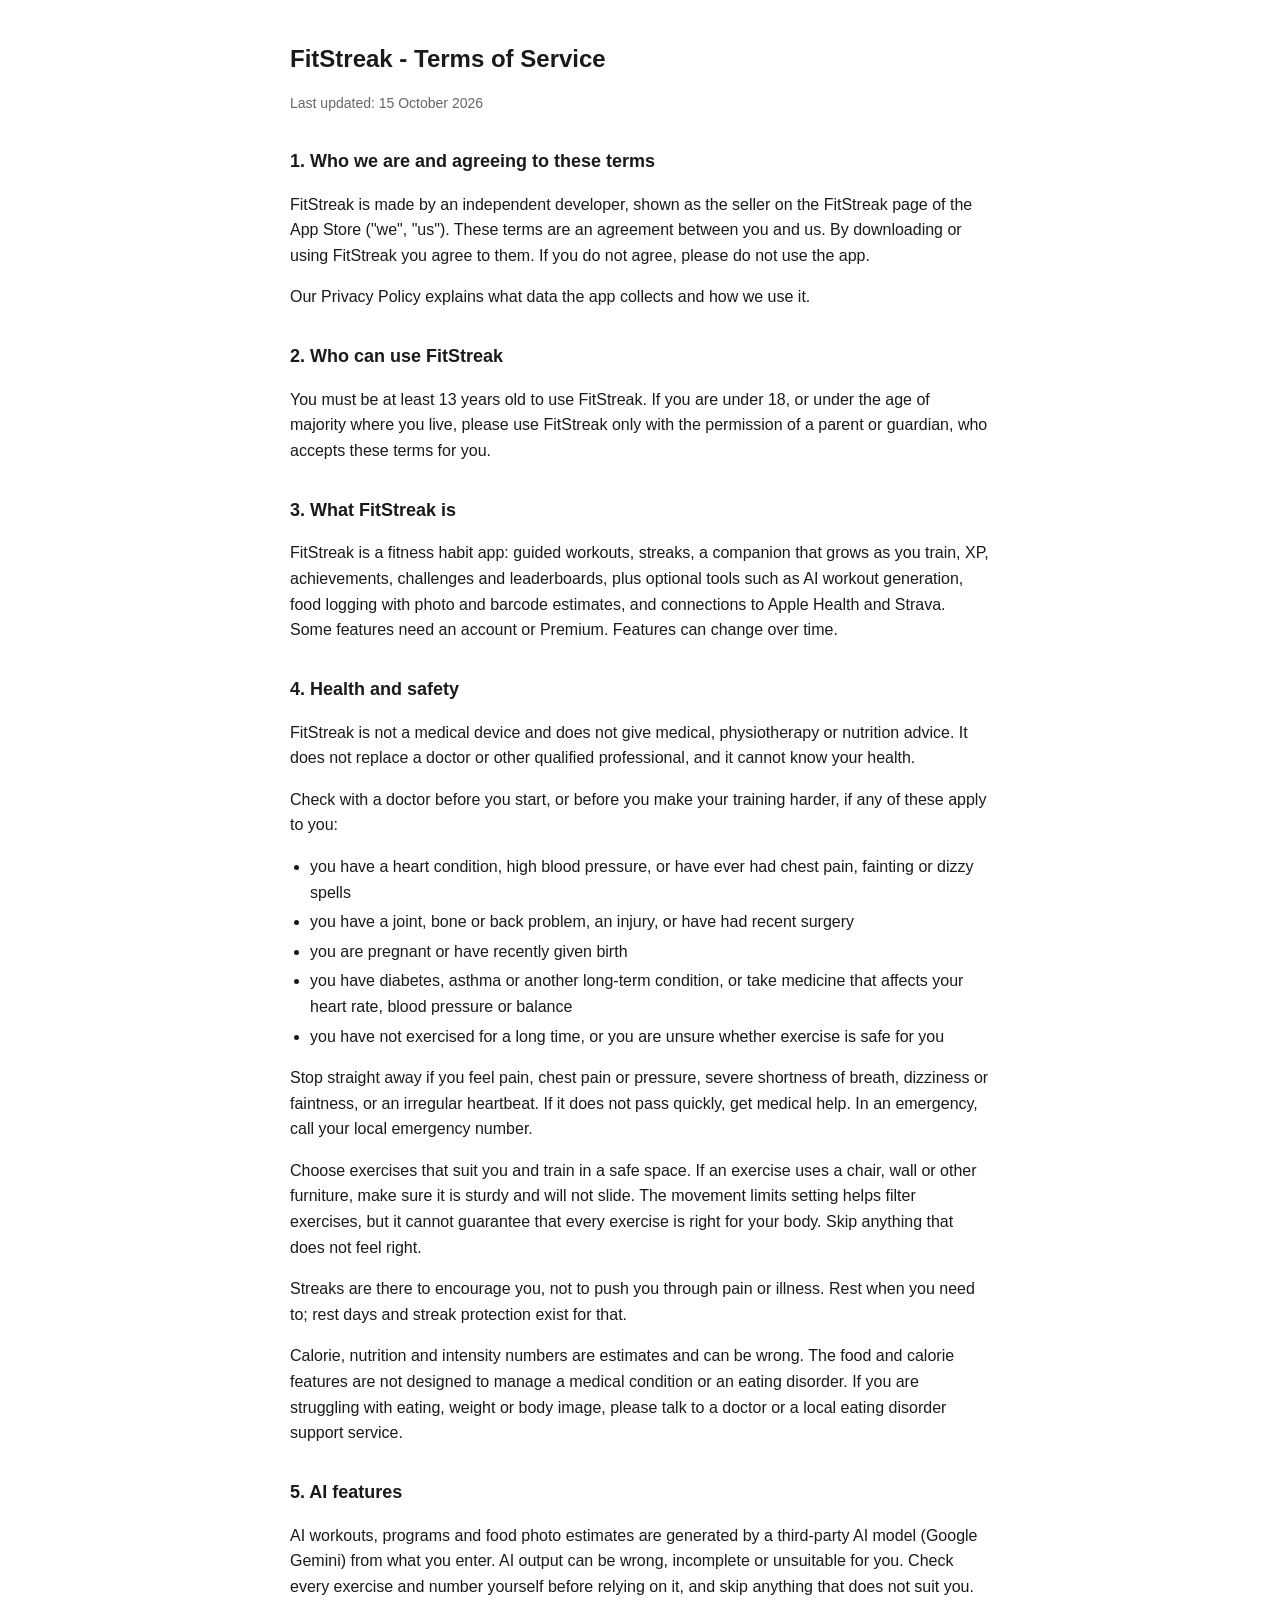
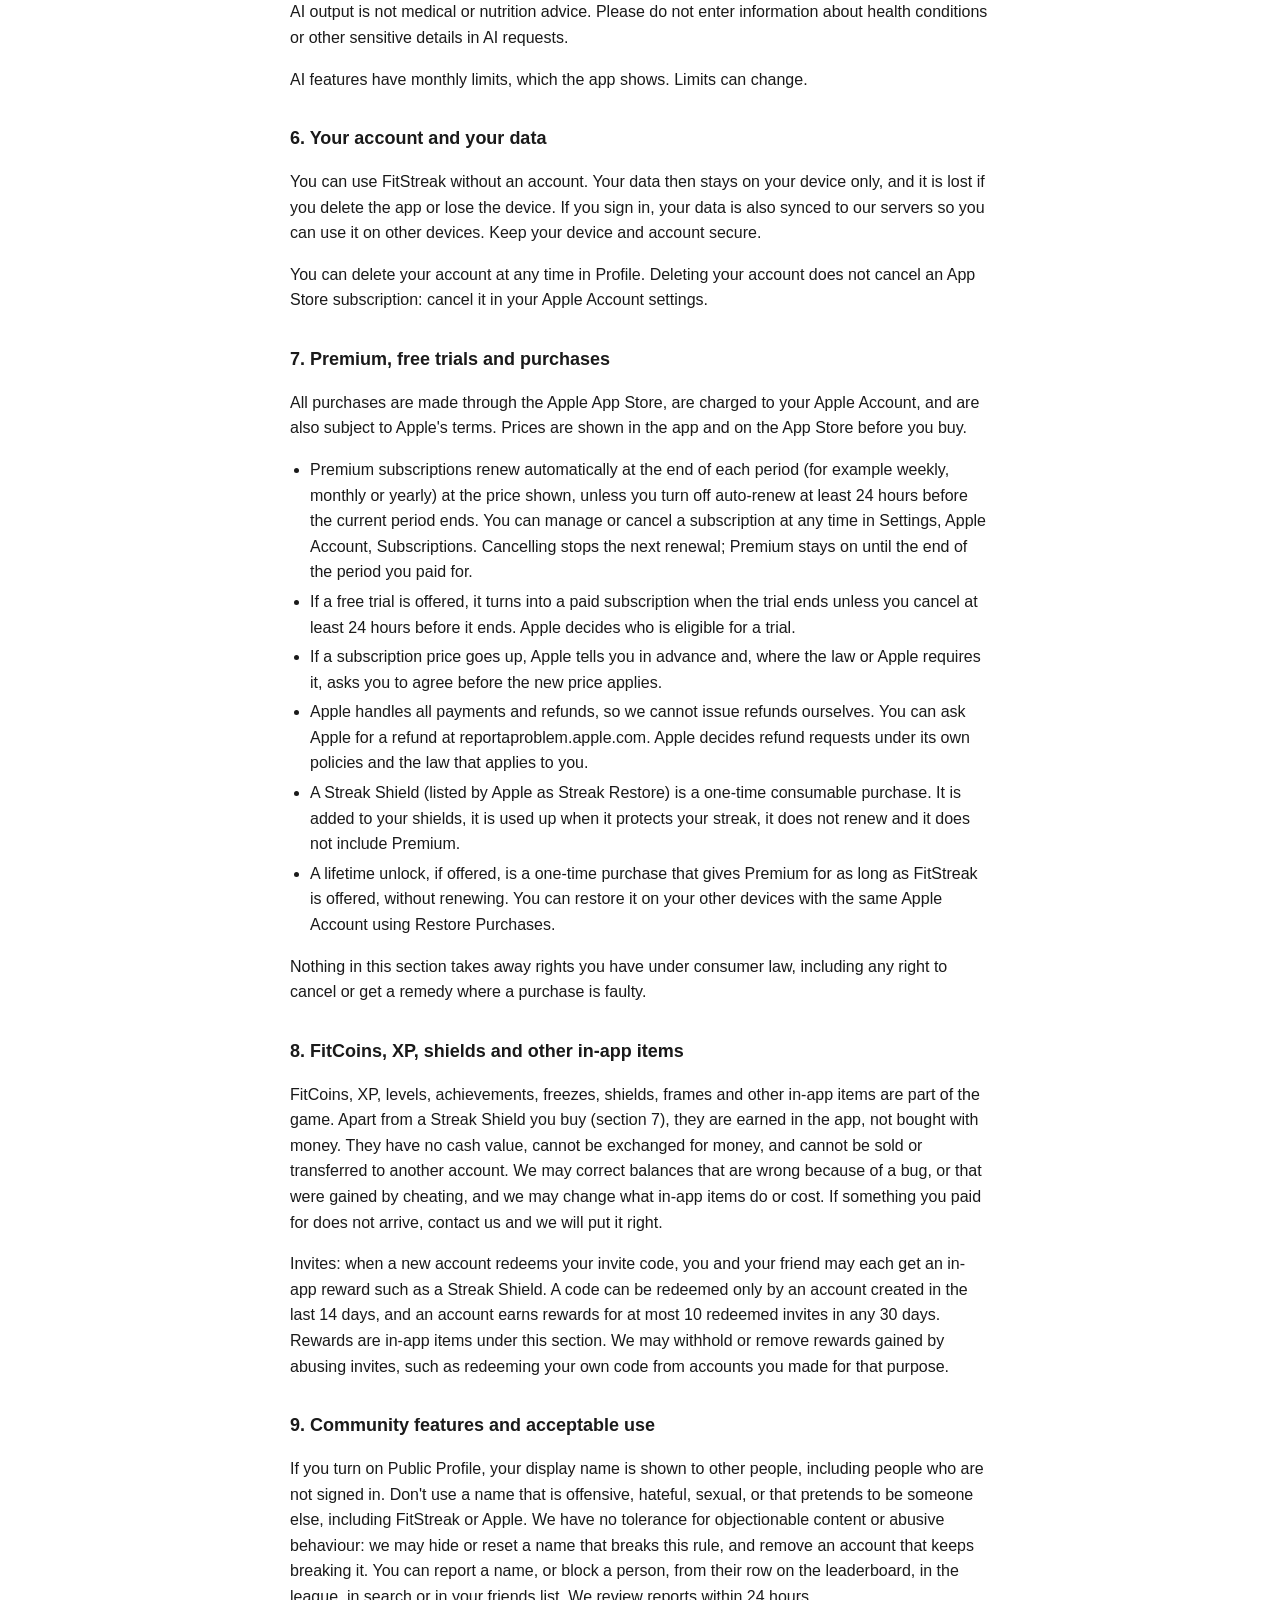
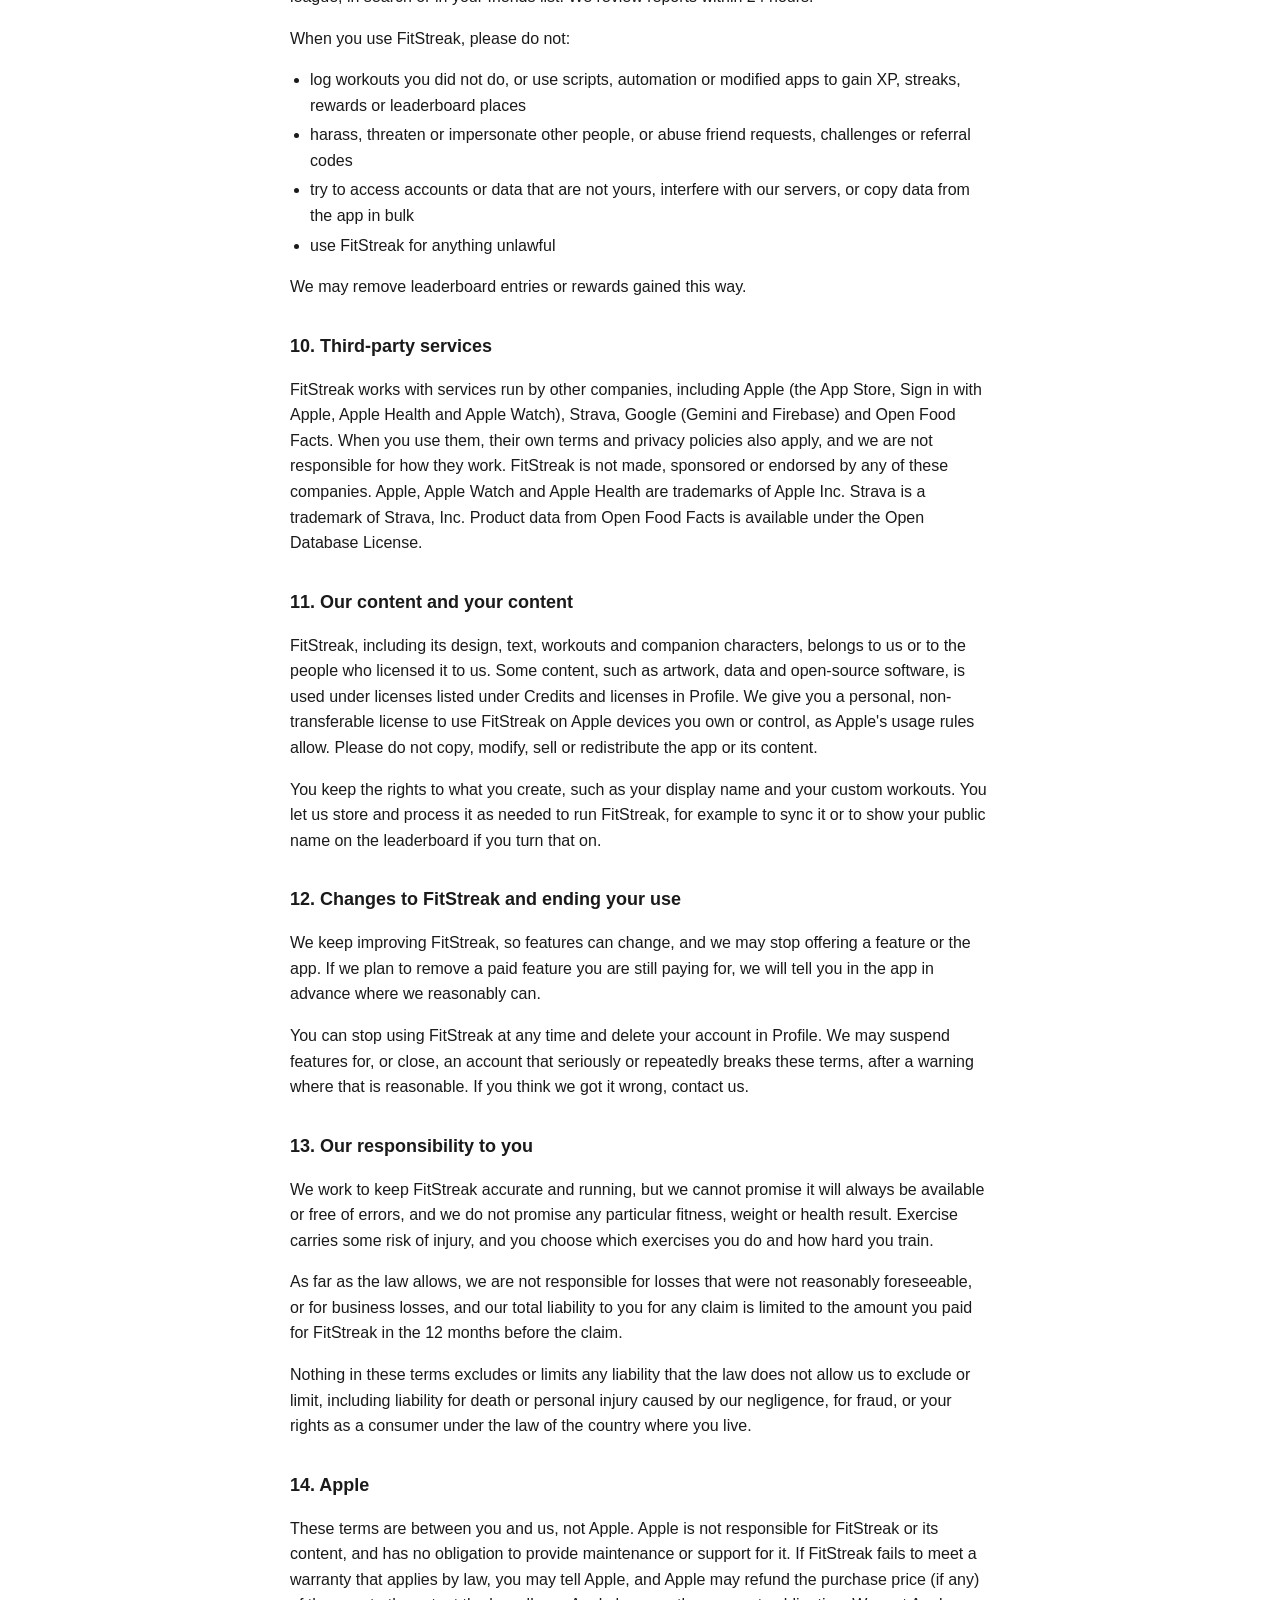
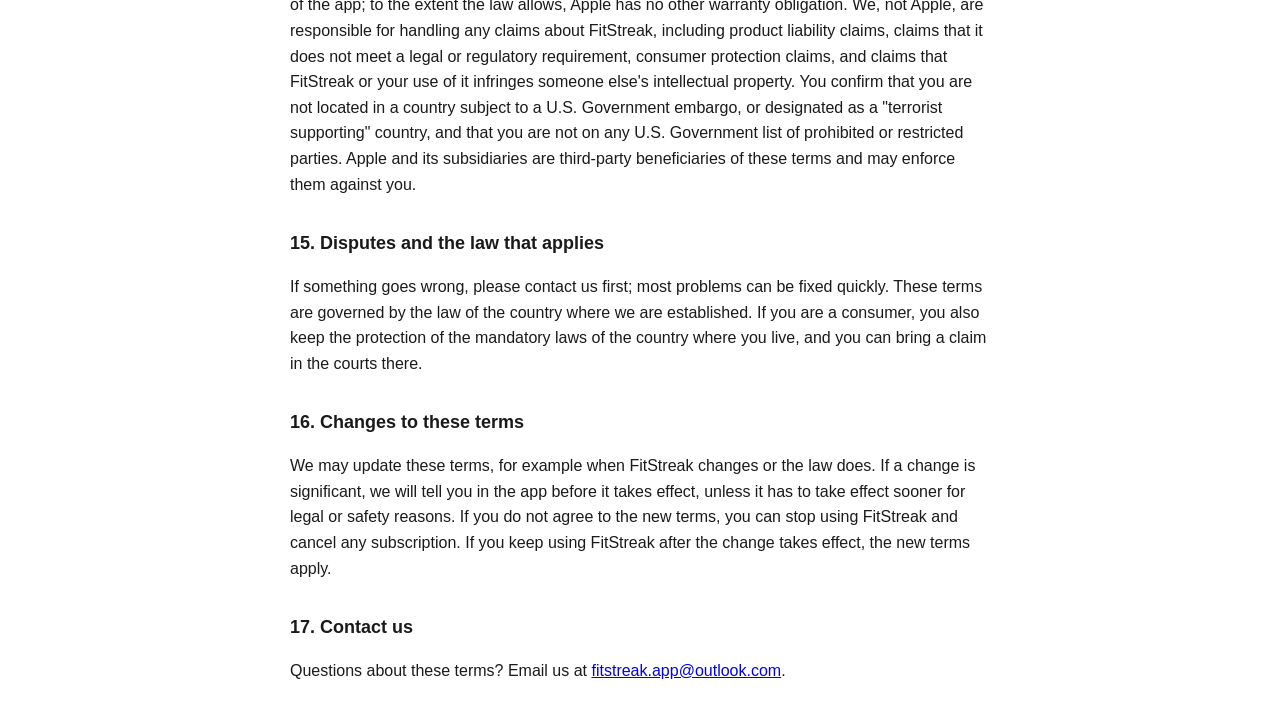
<file: terms.html>
<!DOCTYPE html>
<html lang="en">
<head>
  <meta charset="UTF-8">
  <meta name="viewport" content="width=device-width, initial-scale=1.0">
  <title>FitStreak - Terms of Service</title>
  <meta name="description" content="The terms for using the FitStreak workout app: accounts, Premium subscriptions, acceptable use and health safety.">
  <link rel="canonical" href="https://fitstreakapp.com/terms.html">
  <style>
    body {
      font-family: -apple-system, BlinkMacSystemFont, 'Segoe UI', Roboto, sans-serif;
      max-width: 700px;
      margin: 0 auto;
      padding: 24px 16px;
      background: #fff;
      color: #1a1a1a;
      line-height: 1.6;
    }
    h1 { font-size: 24px; margin-bottom: 4px; }
    h2 { font-size: 18px; margin-top: 32px; }
    .updated { color: #666; font-size: 14px; margin-bottom: 32px; }
    ul { padding-left: 20px; }
    li { margin-bottom: 4px; }
  </style>
</head>
<body>
  <h1>FitStreak - Terms of Service</h1>
  <p class="updated">Last updated: 15 October 2026</p>

  <!--
    GENERATED from constants/termsOfService.ts by scripts/generate-terms-html.ts. Do not edit
    by hand: edit the constants, then run `bun scripts/generate-terms-html.ts`.
    __tests__/termsOfService.test.ts fails while this file is out of date.
  -->

  <h2>1. Who we are and agreeing to these terms</h2>
  <p>FitStreak is made by an independent developer, shown as the seller on the FitStreak page of the App Store (&quot;we&quot;, &quot;us&quot;). These terms are an agreement between you and us. By downloading or using FitStreak you agree to them. If you do not agree, please do not use the app.</p>
  <p>Our Privacy Policy explains what data the app collects and how we use it.</p>

  <h2>2. Who can use FitStreak</h2>
  <p>You must be at least 13 years old to use FitStreak. If you are under 18, or under the age of majority where you live, please use FitStreak only with the permission of a parent or guardian, who accepts these terms for you.</p>

  <h2>3. What FitStreak is</h2>
  <p>FitStreak is a fitness habit app: guided workouts, streaks, a companion that grows as you train, XP, achievements, challenges and leaderboards, plus optional tools such as AI workout generation, food logging with photo and barcode estimates, and connections to Apple Health and Strava. Some features need an account or Premium. Features can change over time.</p>

  <h2>4. Health and safety</h2>
  <p>FitStreak is not a medical device and does not give medical, physiotherapy or nutrition advice. It does not replace a doctor or other qualified professional, and it cannot know your health.</p>
  <p>Check with a doctor before you start, or before you make your training harder, if any of these apply to you:</p>
  <ul>
    <li>you have a heart condition, high blood pressure, or have ever had chest pain, fainting or dizzy spells</li>
    <li>you have a joint, bone or back problem, an injury, or have had recent surgery</li>
    <li>you are pregnant or have recently given birth</li>
    <li>you have diabetes, asthma or another long-term condition, or take medicine that affects your heart rate, blood pressure or balance</li>
    <li>you have not exercised for a long time, or you are unsure whether exercise is safe for you</li>
  </ul>
  <p>Stop straight away if you feel pain, chest pain or pressure, severe shortness of breath, dizziness or faintness, or an irregular heartbeat. If it does not pass quickly, get medical help. In an emergency, call your local emergency number.</p>
  <p>Choose exercises that suit you and train in a safe space. If an exercise uses a chair, wall or other furniture, make sure it is sturdy and will not slide. The movement limits setting helps filter exercises, but it cannot guarantee that every exercise is right for your body. Skip anything that does not feel right.</p>
  <p>Streaks are there to encourage you, not to push you through pain or illness. Rest when you need to; rest days and streak protection exist for that.</p>
  <p>Calorie, nutrition and intensity numbers are estimates and can be wrong. The food and calorie features are not designed to manage a medical condition or an eating disorder. If you are struggling with eating, weight or body image, please talk to a doctor or a local eating disorder support service.</p>

  <h2>5. AI features</h2>
  <p>AI workouts, programs and food photo estimates are generated by a third-party AI model (Google Gemini) from what you enter. AI output can be wrong, incomplete or unsuitable for you. Check every exercise and number yourself before relying on it, and skip anything that does not suit you. AI output is not medical or nutrition advice. Please do not enter information about health conditions or other sensitive details in AI requests.</p>
  <p>AI features have monthly limits, which the app shows. Limits can change.</p>

  <h2>6. Your account and your data</h2>
  <p>You can use FitStreak without an account. Your data then stays on your device only, and it is lost if you delete the app or lose the device. If you sign in, your data is also synced to our servers so you can use it on other devices. Keep your device and account secure.</p>
  <p>You can delete your account at any time in Profile. Deleting your account does not cancel an App Store subscription: cancel it in your Apple Account settings.</p>

  <h2>7. Premium, free trials and purchases</h2>
  <p>All purchases are made through the Apple App Store, are charged to your Apple Account, and are also subject to Apple's terms. Prices are shown in the app and on the App Store before you buy.</p>
  <ul>
    <li>Premium subscriptions renew automatically at the end of each period (for example weekly, monthly or yearly) at the price shown, unless you turn off auto-renew at least 24 hours before the current period ends. You can manage or cancel a subscription at any time in Settings, Apple Account, Subscriptions. Cancelling stops the next renewal; Premium stays on until the end of the period you paid for.</li>
    <li>If a free trial is offered, it turns into a paid subscription when the trial ends unless you cancel at least 24 hours before it ends. Apple decides who is eligible for a trial.</li>
    <li>If a subscription price goes up, Apple tells you in advance and, where the law or Apple requires it, asks you to agree before the new price applies.</li>
    <li>Apple handles all payments and refunds, so we cannot issue refunds ourselves. You can ask Apple for a refund at reportaproblem.apple.com. Apple decides refund requests under its own policies and the law that applies to you.</li>
    <li>A Streak Shield (listed by Apple as Streak Restore) is a one-time consumable purchase. It is added to your shields, it is used up when it protects your streak, it does not renew and it does not include Premium.</li>
    <li>A lifetime unlock, if offered, is a one-time purchase that gives Premium for as long as FitStreak is offered, without renewing. You can restore it on your other devices with the same Apple Account using Restore Purchases.</li>
  </ul>
  <p>Nothing in this section takes away rights you have under consumer law, including any right to cancel or get a remedy where a purchase is faulty.</p>

  <h2>8. FitCoins, XP, shields and other in-app items</h2>
  <p>FitCoins, XP, levels, achievements, freezes, shields, frames and other in-app items are part of the game. Apart from a Streak Shield you buy (section 7), they are earned in the app, not bought with money. They have no cash value, cannot be exchanged for money, and cannot be sold or transferred to another account. We may correct balances that are wrong because of a bug, or that were gained by cheating, and we may change what in-app items do or cost. If something you paid for does not arrive, contact us and we will put it right.</p>
  <p>Invites: when a new account redeems your invite code, you and your friend may each get an in-app reward such as a Streak Shield. A code can be redeemed only by an account created in the last 14 days, and an account earns rewards for at most 10 redeemed invites in any 30 days. Rewards are in-app items under this section. We may withhold or remove rewards gained by abusing invites, such as redeeming your own code from accounts you made for that purpose.</p>

  <h2>9. Community features and acceptable use</h2>
  <p>If you turn on Public Profile, your display name is shown to other people, including people who are not signed in. Don't use a name that is offensive, hateful, sexual, or that pretends to be someone else, including FitStreak or Apple. We have no tolerance for objectionable content or abusive behaviour: we may hide or reset a name that breaks this rule, and remove an account that keeps breaking it. You can report a name, or block a person, from their row on the leaderboard, in the league, in search or in your friends list. We review reports within 24 hours.</p>
  <p>When you use FitStreak, please do not:</p>
  <ul>
    <li>log workouts you did not do, or use scripts, automation or modified apps to gain XP, streaks, rewards or leaderboard places</li>
    <li>harass, threaten or impersonate other people, or abuse friend requests, challenges or referral codes</li>
    <li>try to access accounts or data that are not yours, interfere with our servers, or copy data from the app in bulk</li>
    <li>use FitStreak for anything unlawful</li>
  </ul>
  <p>We may remove leaderboard entries or rewards gained this way.</p>

  <h2>10. Third-party services</h2>
  <p>FitStreak works with services run by other companies, including Apple (the App Store, Sign in with Apple, Apple Health and Apple Watch), Strava, Google (Gemini and Firebase) and Open Food Facts. When you use them, their own terms and privacy policies also apply, and we are not responsible for how they work. FitStreak is not made, sponsored or endorsed by any of these companies. Apple, Apple Watch and Apple Health are trademarks of Apple Inc. Strava is a trademark of Strava, Inc. Product data from Open Food Facts is available under the Open Database License.</p>

  <h2>11. Our content and your content</h2>
  <p>FitStreak, including its design, text, workouts and companion characters, belongs to us or to the people who licensed it to us. Some content, such as artwork, data and open-source software, is used under licenses listed under Credits and licenses in Profile. We give you a personal, non-transferable license to use FitStreak on Apple devices you own or control, as Apple's usage rules allow. Please do not copy, modify, sell or redistribute the app or its content.</p>
  <p>You keep the rights to what you create, such as your display name and your custom workouts. You let us store and process it as needed to run FitStreak, for example to sync it or to show your public name on the leaderboard if you turn that on.</p>

  <h2>12. Changes to FitStreak and ending your use</h2>
  <p>We keep improving FitStreak, so features can change, and we may stop offering a feature or the app. If we plan to remove a paid feature you are still paying for, we will tell you in the app in advance where we reasonably can.</p>
  <p>You can stop using FitStreak at any time and delete your account in Profile. We may suspend features for, or close, an account that seriously or repeatedly breaks these terms, after a warning where that is reasonable. If you think we got it wrong, contact us.</p>

  <h2>13. Our responsibility to you</h2>
  <p>We work to keep FitStreak accurate and running, but we cannot promise it will always be available or free of errors, and we do not promise any particular fitness, weight or health result. Exercise carries some risk of injury, and you choose which exercises you do and how hard you train.</p>
  <p>As far as the law allows, we are not responsible for losses that were not reasonably foreseeable, or for business losses, and our total liability to you for any claim is limited to the amount you paid for FitStreak in the 12 months before the claim.</p>
  <p>Nothing in these terms excludes or limits any liability that the law does not allow us to exclude or limit, including liability for death or personal injury caused by our negligence, for fraud, or your rights as a consumer under the law of the country where you live.</p>

  <h2>14. Apple</h2>
  <p>These terms are between you and us, not Apple. Apple is not responsible for FitStreak or its content, and has no obligation to provide maintenance or support for it. If FitStreak fails to meet a warranty that applies by law, you may tell Apple, and Apple may refund the purchase price (if any) of the app; to the extent the law allows, Apple has no other warranty obligation. We, not Apple, are responsible for handling any claims about FitStreak, including product liability claims, claims that it does not meet a legal or regulatory requirement, consumer protection claims, and claims that FitStreak or your use of it infringes someone else's intellectual property. You confirm that you are not located in a country subject to a U.S. Government embargo, or designated as a &quot;terrorist supporting&quot; country, and that you are not on any U.S. Government list of prohibited or restricted parties. Apple and its subsidiaries are third-party beneficiaries of these terms and may enforce them against you.</p>

  <h2>15. Disputes and the law that applies</h2>
  <p>If something goes wrong, please contact us first; most problems can be fixed quickly. These terms are governed by the law of the country where we are established. If you are a consumer, you also keep the protection of the mandatory laws of the country where you live, and you can bring a claim in the courts there.</p>

  <h2>16. Changes to these terms</h2>
  <p>We may update these terms, for example when FitStreak changes or the law does. If a change is significant, we will tell you in the app before it takes effect, unless it has to take effect sooner for legal or safety reasons. If you do not agree to the new terms, you can stop using FitStreak and cancel any subscription. If you keep using FitStreak after the change takes effect, the new terms apply.</p>

  <h2>17. Contact us</h2>
  <p>Questions about these terms? Email us at <a href="mailto:fitstreak.app@outlook.com">fitstreak.app@outlook.com</a>.</p>
</body>
</html>
</file>
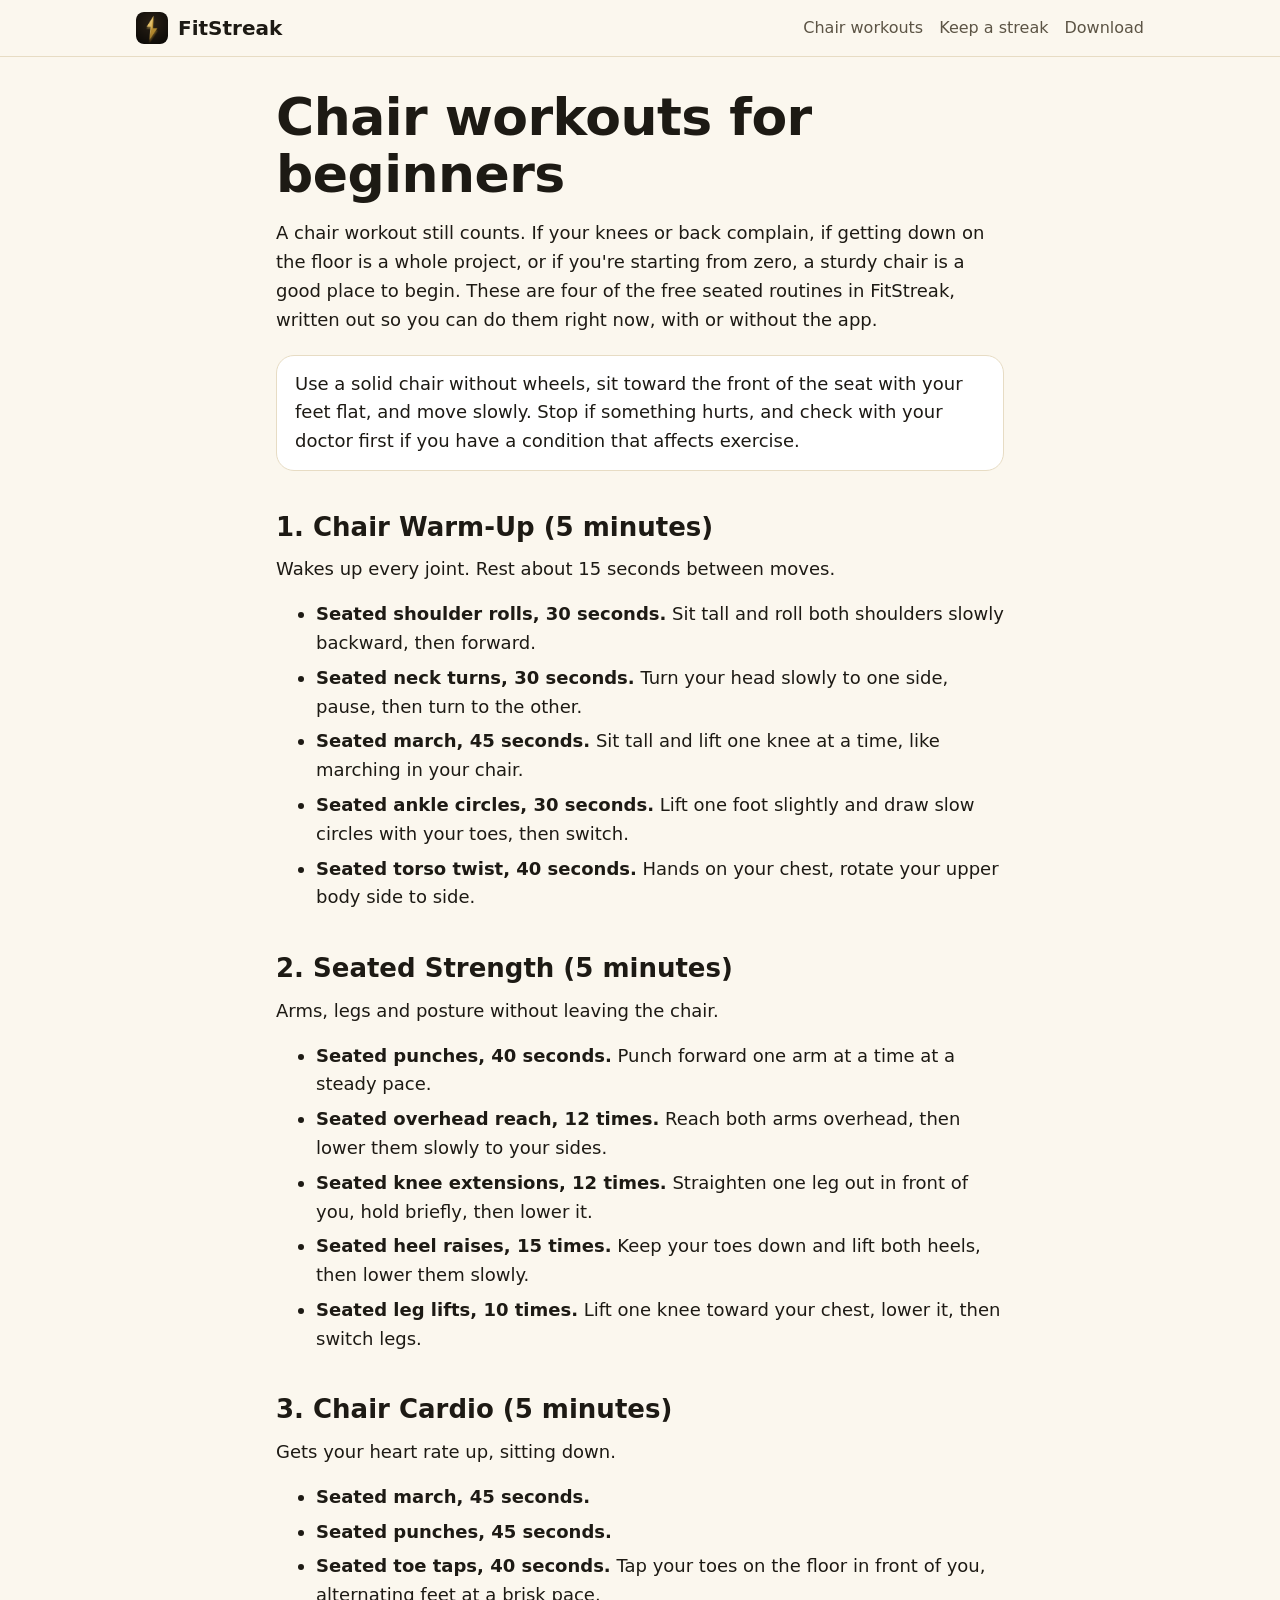
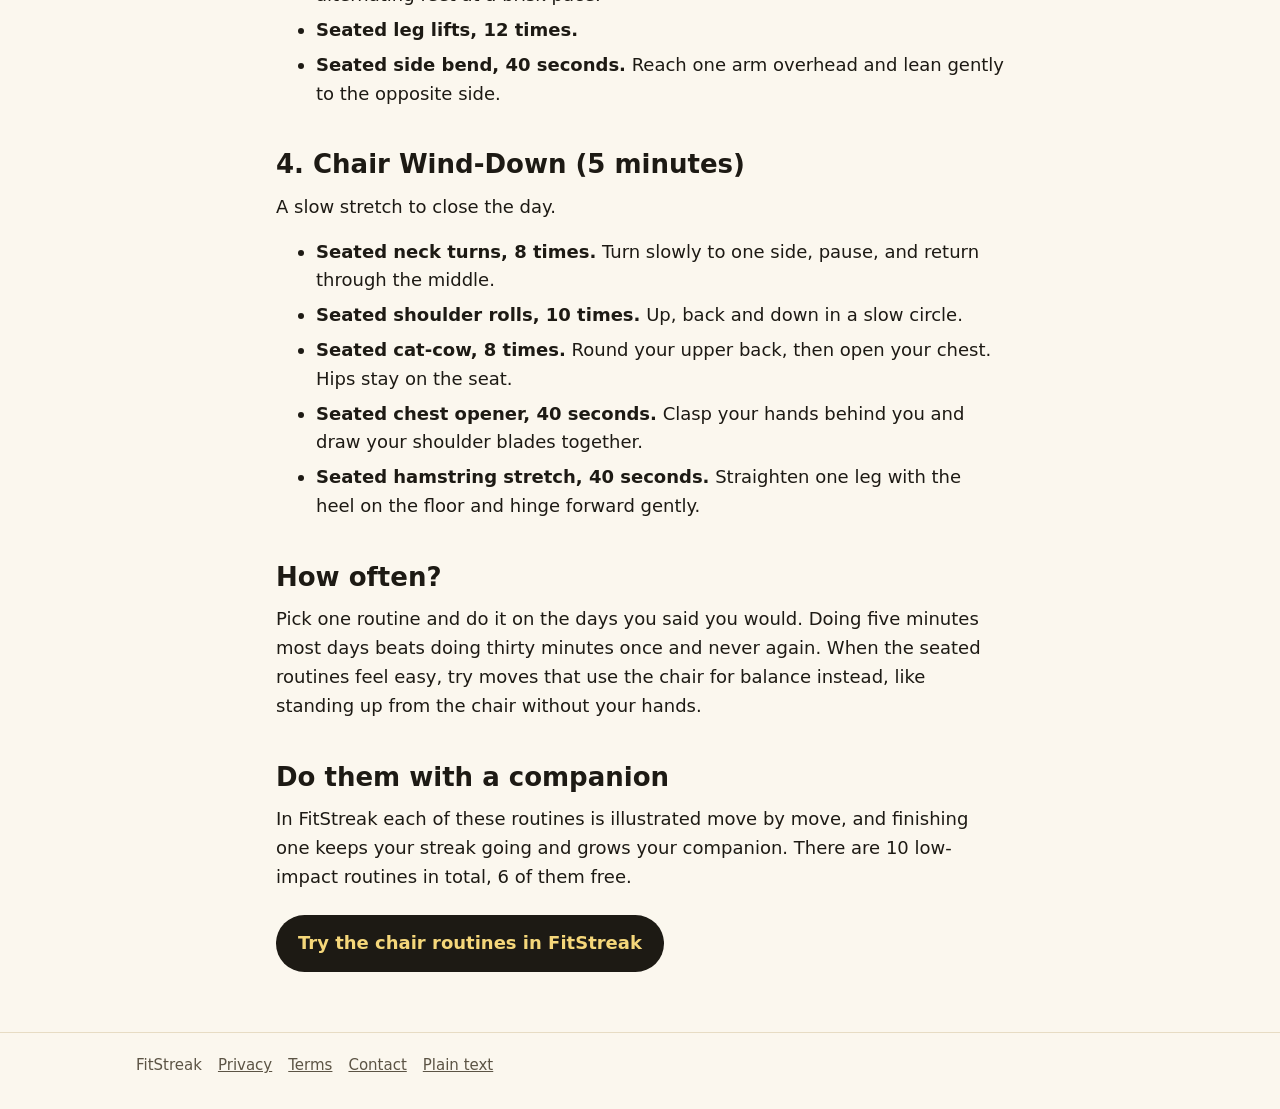
<file: guides/chair-workouts-for-beginners.html>
<!doctype html>
<html lang="en">
<head>
<meta charset="utf-8">
<meta name="viewport" content="width=device-width, initial-scale=1">
<title>Chair workouts for beginners: four seated routines to start today</title>
<meta name="description" content="Four short seated routines, about 5 minutes each, with every move written out. No floor work, no jumping, just a sturdy chair.">
<link rel="canonical" href="https://fitstreakapp.com/guides/chair-workouts-for-beginners.html">
<link rel="alternate" type="text/markdown" href="https://fitstreakapp.com/guides/chair-workouts-for-beginners.md">
<meta property="og:title" content="Chair workouts for beginners: four seated routines to start today">
<meta property="og:description" content="Four short seated routines, about 5 minutes each, with every move written out. No floor work, no jumping, just a sturdy chair.">
<meta property="og:type" content="website">
<meta property="og:url" content="https://fitstreakapp.com/guides/chair-workouts-for-beginners.html">
<meta property="og:image" content="https://fitstreakapp.com/assets/img/fox-stage-2.webp">
<meta property="og:image:alt" content="The FitStreak fox companion">
<meta name="twitter:card" content="summary_large_image">
<meta name="apple-itunes-app" content="app-id=6759306186">
<meta name="color-scheme" content="light dark">
<link rel="icon" href="../favicon.png">
<link rel="apple-touch-icon" href="../assets/img/icon-180.png">
<link rel="stylesheet" href="../assets/site.css">
<script type="application/ld+json">
{
  "@context": "https://schema.org",
  "@type": "Article",
  "headline": "Chair workouts for beginners: four seated routines to start today",
  "description": "Four short seated routines, about 5 minutes each, with every move written out. No floor work, no jumping, just a sturdy chair.",
  "mainEntityOfPage": "https://fitstreakapp.com/guides/chair-workouts-for-beginners.html",
  "dateModified": "2026-10-08",
  "author": {
    "@type": "Organization",
    "name": "FitStreak"
  },
  "publisher": {
    "@type": "Organization",
    "name": "FitStreak"
  }
}
</script>
</head>
<body>
<header class="site"><div class="wrap wide">
<a class="brand" href="../index.html"><img src="../assets/img/icon-180.png" alt="" width="32" height="32">FitStreak</a>
<nav class="site" aria-label="Main">
<a href="../guides/chair-workouts-for-beginners.html">Chair workouts</a>
<a href="../guides/how-to-keep-a-workout-streak.html">Keep a streak</a>
<a href="https://apps.apple.com/app/id6759306186">Download</a>
</nav>
</div></header>
<main><div class="wrap">
<h1 id="chair-workouts-for-beginners">Chair workouts for beginners</h1>
<p>A chair workout still counts. If your knees or back complain, if getting down on the floor is a whole project, or if you're starting from zero, a sturdy chair is a good place to begin. These are four of the free seated routines in FitStreak, written out so you can do them right now, with or without the app.</p>
<blockquote><p>Use a solid chair without wheels, sit toward the front of the seat with your feet flat, and move slowly. Stop if something hurts, and check with your doctor first if you have a condition that affects exercise.</p></blockquote>
<h2 id="1-chair-warm-up-5-minutes">1. Chair Warm-Up (5 minutes)</h2>
<p>Wakes up every joint. Rest about 15 seconds between moves.</p>
<ul><li><strong>Seated shoulder rolls, 30 seconds.</strong> Sit tall and roll both shoulders slowly backward, then forward.</li><li><strong>Seated neck turns, 30 seconds.</strong> Turn your head slowly to one side, pause, then turn to the other.</li><li><strong>Seated march, 45 seconds.</strong> Sit tall and lift one knee at a time, like marching in your chair.</li><li><strong>Seated ankle circles, 30 seconds.</strong> Lift one foot slightly and draw slow circles with your toes, then switch.</li><li><strong>Seated torso twist, 40 seconds.</strong> Hands on your chest, rotate your upper body side to side.</li></ul>
<h2 id="2-seated-strength-5-minutes">2. Seated Strength (5 minutes)</h2>
<p>Arms, legs and posture without leaving the chair.</p>
<ul><li><strong>Seated punches, 40 seconds.</strong> Punch forward one arm at a time at a steady pace.</li><li><strong>Seated overhead reach, 12 times.</strong> Reach both arms overhead, then lower them slowly to your sides.</li><li><strong>Seated knee extensions, 12 times.</strong> Straighten one leg out in front of you, hold briefly, then lower it.</li><li><strong>Seated heel raises, 15 times.</strong> Keep your toes down and lift both heels, then lower them slowly.</li><li><strong>Seated leg lifts, 10 times.</strong> Lift one knee toward your chest, lower it, then switch legs.</li></ul>
<h2 id="3-chair-cardio-5-minutes">3. Chair Cardio (5 minutes)</h2>
<p>Gets your heart rate up, sitting down.</p>
<ul><li><strong>Seated march, 45 seconds.</strong></li><li><strong>Seated punches, 45 seconds.</strong></li><li><strong>Seated toe taps, 40 seconds.</strong> Tap your toes on the floor in front of you, alternating feet at a brisk pace.</li><li><strong>Seated leg lifts, 12 times.</strong></li><li><strong>Seated side bend, 40 seconds.</strong> Reach one arm overhead and lean gently to the opposite side.</li></ul>
<h2 id="4-chair-wind-down-5-minutes">4. Chair Wind-Down (5 minutes)</h2>
<p>A slow stretch to close the day.</p>
<ul><li><strong>Seated neck turns, 8 times.</strong> Turn slowly to one side, pause, and return through the middle.</li><li><strong>Seated shoulder rolls, 10 times.</strong> Up, back and down in a slow circle.</li><li><strong>Seated cat-cow, 8 times.</strong> Round your upper back, then open your chest. Hips stay on the seat.</li><li><strong>Seated chest opener, 40 seconds.</strong> Clasp your hands behind you and draw your shoulder blades together.</li><li><strong>Seated hamstring stretch, 40 seconds.</strong> Straighten one leg with the heel on the floor and hinge forward gently.</li></ul>
<h2 id="how-often">How often?</h2>
<p>Pick one routine and do it on the days you said you would. Doing five minutes most days beats doing thirty minutes once and never again. When the seated routines feel easy, try moves that use the chair for balance instead, like standing up from the chair without your hands.</p>
<h2 id="do-them-with-a-companion">Do them with a companion</h2>
<p>In FitStreak each of these routines is illustrated move by move, and finishing one keeps your streak going and grows your companion. There are 10 low-impact routines in total, 6 of them free.</p>
<a class="button" href="https://apps.apple.com/app/id6759306186">Try the chair routines in FitStreak</a>
</div></main>
<footer class="site"><div class="wrap wide">
<span>FitStreak</span>
<a href="../privacy.html">Privacy</a>
<a href="../terms.html">Terms</a>
<a href="mailto:fitstreak.app@outlook.com">Contact</a>
<a href="https://fitstreakapp.com/guides/chair-workouts-for-beginners.md">Plain text</a>
</div></footer>
</body>
</html>
</file>
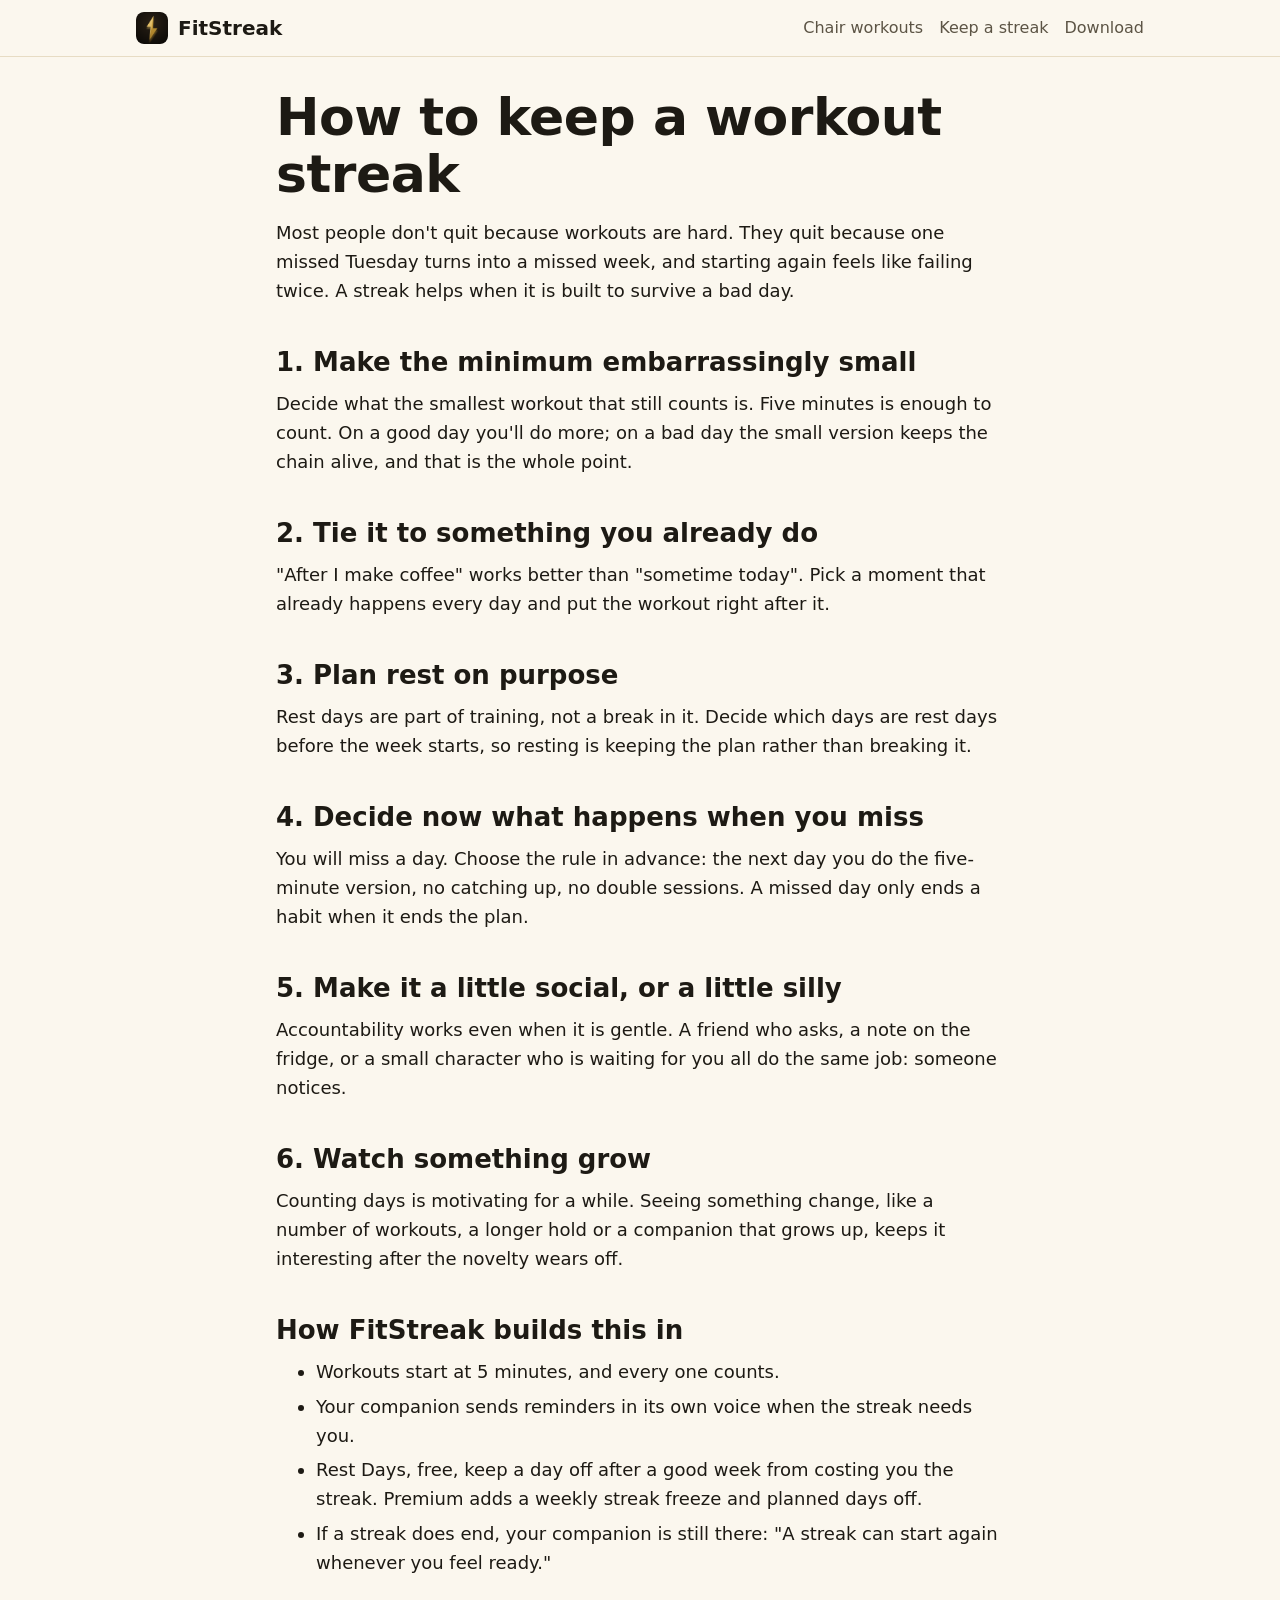
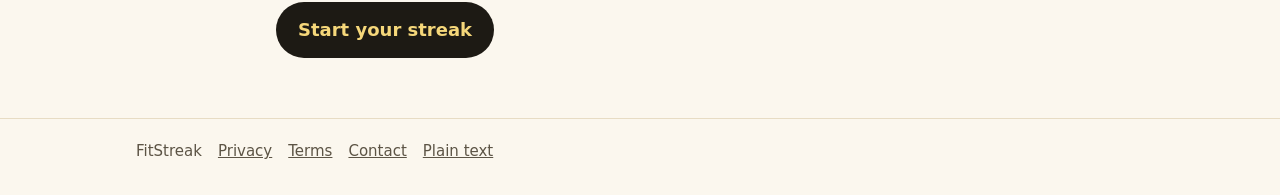
<file: guides/how-to-keep-a-workout-streak.html>
<!doctype html>
<html lang="en">
<head>
<meta charset="utf-8">
<meta name="viewport" content="width=device-width, initial-scale=1">
<title>How to keep a workout streak past week two</title>
<meta name="description" content="Practical ways to keep a workout habit going: make the minimum tiny, plan rest on purpose, and decide in advance what happens when you miss a day.">
<link rel="canonical" href="https://fitstreakapp.com/guides/how-to-keep-a-workout-streak.html">
<link rel="alternate" type="text/markdown" href="https://fitstreakapp.com/guides/how-to-keep-a-workout-streak.md">
<meta property="og:title" content="How to keep a workout streak past week two">
<meta property="og:description" content="Practical ways to keep a workout habit going: make the minimum tiny, plan rest on purpose, and decide in advance what happens when you miss a day.">
<meta property="og:type" content="website">
<meta property="og:url" content="https://fitstreakapp.com/guides/how-to-keep-a-workout-streak.html">
<meta property="og:image" content="https://fitstreakapp.com/assets/img/fox-stage-2.webp">
<meta property="og:image:alt" content="The FitStreak fox companion">
<meta name="twitter:card" content="summary_large_image">
<meta name="apple-itunes-app" content="app-id=6759306186">
<meta name="color-scheme" content="light dark">
<link rel="icon" href="../favicon.png">
<link rel="apple-touch-icon" href="../assets/img/icon-180.png">
<link rel="stylesheet" href="../assets/site.css">
<script type="application/ld+json">
{
  "@context": "https://schema.org",
  "@type": "Article",
  "headline": "How to keep a workout streak past week two",
  "description": "Practical ways to keep a workout habit going: make the minimum tiny, plan rest on purpose, and decide in advance what happens when you miss a day.",
  "mainEntityOfPage": "https://fitstreakapp.com/guides/how-to-keep-a-workout-streak.html",
  "dateModified": "2026-10-08",
  "author": {
    "@type": "Organization",
    "name": "FitStreak"
  },
  "publisher": {
    "@type": "Organization",
    "name": "FitStreak"
  }
}
</script>
</head>
<body>
<header class="site"><div class="wrap wide">
<a class="brand" href="../index.html"><img src="../assets/img/icon-180.png" alt="" width="32" height="32">FitStreak</a>
<nav class="site" aria-label="Main">
<a href="../guides/chair-workouts-for-beginners.html">Chair workouts</a>
<a href="../guides/how-to-keep-a-workout-streak.html">Keep a streak</a>
<a href="https://apps.apple.com/app/id6759306186">Download</a>
</nav>
</div></header>
<main><div class="wrap">
<h1 id="how-to-keep-a-workout-streak">How to keep a workout streak</h1>
<p>Most people don't quit because workouts are hard. They quit because one missed Tuesday turns into a missed week, and starting again feels like failing twice. A streak helps when it is built to survive a bad day.</p>
<h2 id="1-make-the-minimum-embarrassingly-small">1. Make the minimum embarrassingly small</h2>
<p>Decide what the smallest workout that still counts is. Five minutes is enough to count. On a good day you'll do more; on a bad day the small version keeps the chain alive, and that is the whole point.</p>
<h2 id="2-tie-it-to-something-you-already-do">2. Tie it to something you already do</h2>
<p>"After I make coffee" works better than "sometime today". Pick a moment that already happens every day and put the workout right after it.</p>
<h2 id="3-plan-rest-on-purpose">3. Plan rest on purpose</h2>
<p>Rest days are part of training, not a break in it. Decide which days are rest days before the week starts, so resting is keeping the plan rather than breaking it.</p>
<h2 id="4-decide-now-what-happens-when-you-miss">4. Decide now what happens when you miss</h2>
<p>You will miss a day. Choose the rule in advance: the next day you do the five-minute version, no catching up, no double sessions. A missed day only ends a habit when it ends the plan.</p>
<h2 id="5-make-it-a-little-social-or-a-little-silly">5. Make it a little social, or a little silly</h2>
<p>Accountability works even when it is gentle. A friend who asks, a note on the fridge, or a small character who is waiting for you all do the same job: someone notices.</p>
<h2 id="6-watch-something-grow">6. Watch something grow</h2>
<p>Counting days is motivating for a while. Seeing something change, like a number of workouts, a longer hold or a companion that grows up, keeps it interesting after the novelty wears off.</p>
<h2 id="how-fitstreak-builds-this-in">How FitStreak builds this in</h2>
<ul><li>Workouts start at 5 minutes, and every one counts.</li><li>Your companion sends reminders in its own voice when the streak needs you.</li><li>Rest Days, free, keep a day off after a good week from costing you the streak. Premium adds a weekly streak freeze and planned days off.</li><li>If a streak does end, your companion is still there: "A streak can start again whenever you feel ready."</li></ul>
<a class="button" href="https://apps.apple.com/app/id6759306186">Start your streak</a>
</div></main>
<footer class="site"><div class="wrap wide">
<span>FitStreak</span>
<a href="../privacy.html">Privacy</a>
<a href="../terms.html">Terms</a>
<a href="mailto:fitstreak.app@outlook.com">Contact</a>
<a href="https://fitstreakapp.com/guides/how-to-keep-a-workout-streak.md">Plain text</a>
</div></footer>
</body>
</html>
</file>
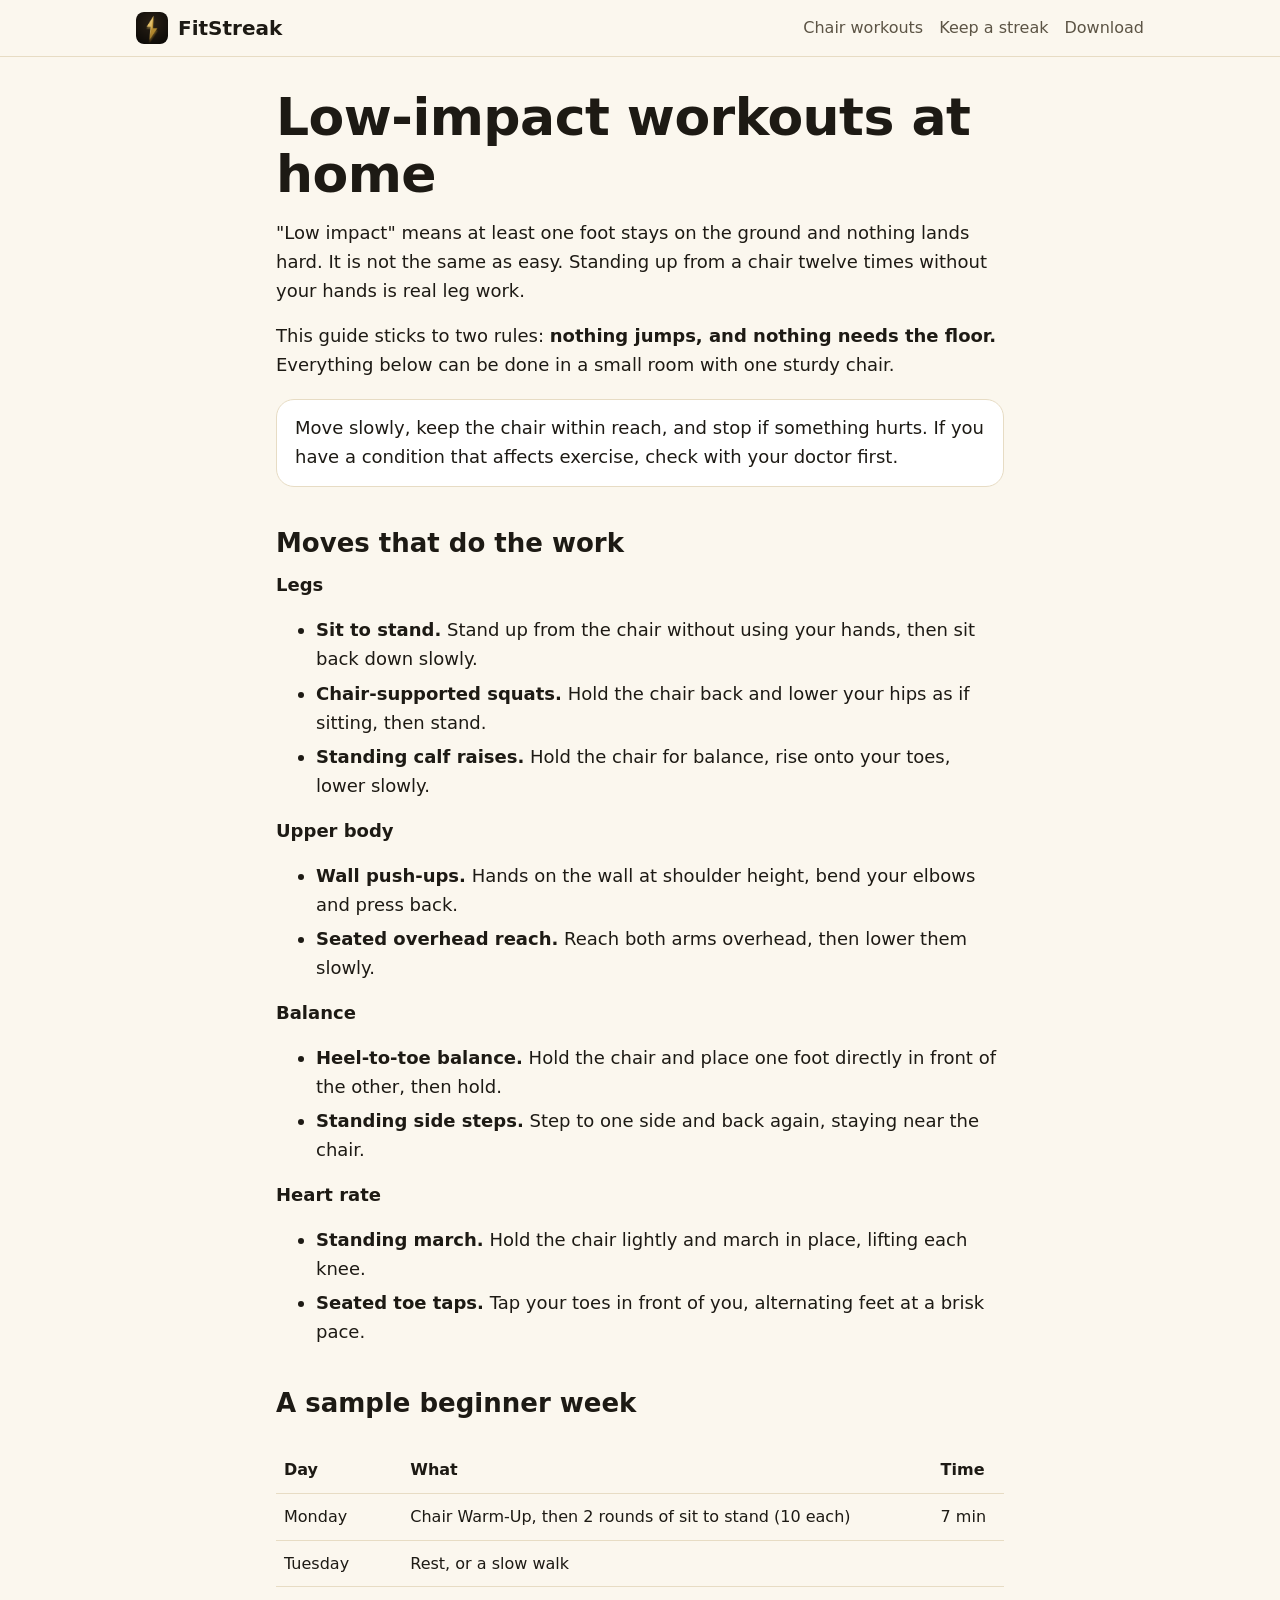
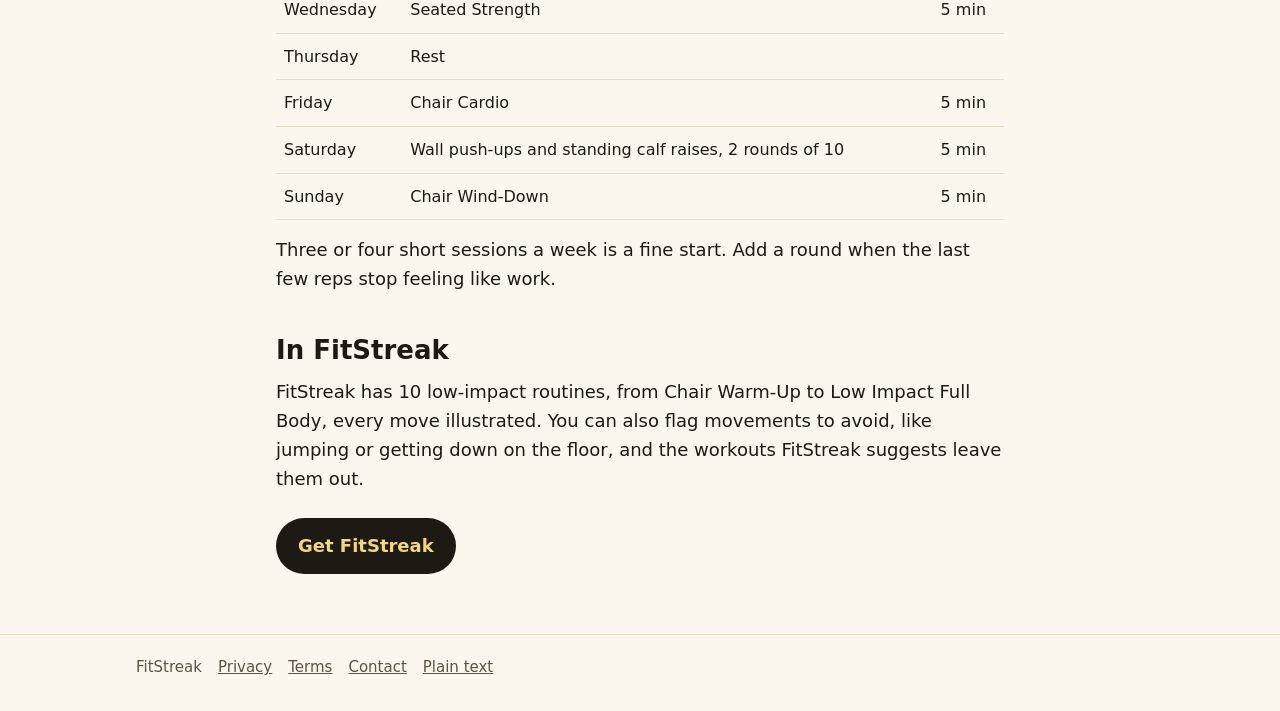
<file: guides/low-impact-workouts-at-home.html>
<!doctype html>
<html lang="en">
<head>
<meta charset="utf-8">
<meta name="viewport" content="width=device-width, initial-scale=1">
<title>Low-impact workouts at home: no jumping, no floor</title>
<meta name="description" content="What low impact really means, the moves that do the work without jumping or getting on the floor, and a sample week for beginners.">
<link rel="canonical" href="https://fitstreakapp.com/guides/low-impact-workouts-at-home.html">
<link rel="alternate" type="text/markdown" href="https://fitstreakapp.com/guides/low-impact-workouts-at-home.md">
<meta property="og:title" content="Low-impact workouts at home: no jumping, no floor">
<meta property="og:description" content="What low impact really means, the moves that do the work without jumping or getting on the floor, and a sample week for beginners.">
<meta property="og:type" content="website">
<meta property="og:url" content="https://fitstreakapp.com/guides/low-impact-workouts-at-home.html">
<meta property="og:image" content="https://fitstreakapp.com/assets/img/fox-stage-2.webp">
<meta property="og:image:alt" content="The FitStreak fox companion">
<meta name="twitter:card" content="summary_large_image">
<meta name="apple-itunes-app" content="app-id=6759306186">
<meta name="color-scheme" content="light dark">
<link rel="icon" href="../favicon.png">
<link rel="apple-touch-icon" href="../assets/img/icon-180.png">
<link rel="stylesheet" href="../assets/site.css">
<script type="application/ld+json">
{
  "@context": "https://schema.org",
  "@type": "Article",
  "headline": "Low-impact workouts at home: no jumping, no floor",
  "description": "What low impact really means, the moves that do the work without jumping or getting on the floor, and a sample week for beginners.",
  "mainEntityOfPage": "https://fitstreakapp.com/guides/low-impact-workouts-at-home.html",
  "dateModified": "2026-10-08",
  "author": {
    "@type": "Organization",
    "name": "FitStreak"
  },
  "publisher": {
    "@type": "Organization",
    "name": "FitStreak"
  }
}
</script>
</head>
<body>
<header class="site"><div class="wrap wide">
<a class="brand" href="../index.html"><img src="../assets/img/icon-180.png" alt="" width="32" height="32">FitStreak</a>
<nav class="site" aria-label="Main">
<a href="../guides/chair-workouts-for-beginners.html">Chair workouts</a>
<a href="../guides/how-to-keep-a-workout-streak.html">Keep a streak</a>
<a href="https://apps.apple.com/app/id6759306186">Download</a>
</nav>
</div></header>
<main><div class="wrap">
<h1 id="low-impact-workouts-at-home">Low-impact workouts at home</h1>
<p>"Low impact" means at least one foot stays on the ground and nothing lands hard. It is not the same as easy. Standing up from a chair twelve times without your hands is real leg work.</p>
<p>This guide sticks to two rules: <strong>nothing jumps, and nothing needs the floor.</strong> Everything below can be done in a small room with one sturdy chair.</p>
<blockquote><p>Move slowly, keep the chair within reach, and stop if something hurts. If you have a condition that affects exercise, check with your doctor first.</p></blockquote>
<h2 id="moves-that-do-the-work">Moves that do the work</h2>
<p><strong>Legs</strong></p>
<ul><li><strong>Sit to stand.</strong> Stand up from the chair without using your hands, then sit back down slowly.</li><li><strong>Chair-supported squats.</strong> Hold the chair back and lower your hips as if sitting, then stand.</li><li><strong>Standing calf raises.</strong> Hold the chair for balance, rise onto your toes, lower slowly.</li></ul>
<p><strong>Upper body</strong></p>
<ul><li><strong>Wall push-ups.</strong> Hands on the wall at shoulder height, bend your elbows and press back.</li><li><strong>Seated overhead reach.</strong> Reach both arms overhead, then lower them slowly.</li></ul>
<p><strong>Balance</strong></p>
<ul><li><strong>Heel-to-toe balance.</strong> Hold the chair and place one foot directly in front of the other, then hold.</li><li><strong>Standing side steps.</strong> Step to one side and back again, staying near the chair.</li></ul>
<p><strong>Heart rate</strong></p>
<ul><li><strong>Standing march.</strong> Hold the chair lightly and march in place, lifting each knee.</li><li><strong>Seated toe taps.</strong> Tap your toes in front of you, alternating feet at a brisk pace.</li></ul>
<h2 id="a-sample-beginner-week">A sample beginner week</h2>
<div class="table-scroll"><table><thead><tr><th>Day</th><th>What</th><th>Time</th></tr></thead><tbody><tr><td>Monday</td><td>Chair Warm-Up, then 2 rounds of sit to stand (10 each)</td><td>7 min</td></tr><tr><td>Tuesday</td><td>Rest, or a slow walk</td><td></td></tr><tr><td>Wednesday</td><td>Seated Strength</td><td>5 min</td></tr><tr><td>Thursday</td><td>Rest</td><td></td></tr><tr><td>Friday</td><td>Chair Cardio</td><td>5 min</td></tr><tr><td>Saturday</td><td>Wall push-ups and standing calf raises, 2 rounds of 10</td><td>5 min</td></tr><tr><td>Sunday</td><td>Chair Wind-Down</td><td>5 min</td></tr></tbody></table></div>
<p>Three or four short sessions a week is a fine start. Add a round when the last few reps stop feeling like work.</p>
<h2 id="in-fitstreak">In FitStreak</h2>
<p>FitStreak has 10 low-impact routines, from Chair Warm-Up to Low Impact Full Body, every move illustrated. You can also flag movements to avoid, like jumping or getting down on the floor, and the workouts FitStreak suggests leave them out.</p>
<a class="button" href="https://apps.apple.com/app/id6759306186">Get FitStreak</a>
</div></main>
<footer class="site"><div class="wrap wide">
<span>FitStreak</span>
<a href="../privacy.html">Privacy</a>
<a href="../terms.html">Terms</a>
<a href="mailto:fitstreak.app@outlook.com">Contact</a>
<a href="https://fitstreakapp.com/guides/low-impact-workouts-at-home.md">Plain text</a>
</div></footer>
</body>
</html>
</file>
<file: assets/site.css>
/* FitStreak site. Colors follow the app's dark gold theme; a light scheme is offered too. */
:root {
  --bg: #fbf7ee;
  --surface: #ffffff;
  --text: #1d1a14;
  --muted: #5c5445;
  --line: #e7dcc4;
  --accent: #9a6b00;
  --accent-strong: #7a5400;
  --button-bg: #1d1a14;
  --button-text: #f5d77a;
  --radius: 18px;
  --font: ui-rounded, "SF Pro Rounded", system-ui, -apple-system, "Segoe UI", Roboto, sans-serif;
}
@media (prefers-color-scheme: dark) {
  :root {
    --bg: #14120e;
    --surface: #1f1c16;
    --text: #f4efe4;
    --muted: #b9ae98;
    --line: #342e22;
    --accent: #e9c46a;
    --accent-strong: #f5d77a;
    --button-bg: #e9c46a;
    --button-text: #14120e;
  }
}
* { box-sizing: border-box; }
html { -webkit-text-size-adjust: 100%; }
body {
  margin: 0;
  background: var(--bg);
  color: var(--text);
  font-family: var(--font);
  font-size: 18px;
  line-height: 1.6;
}
a { color: var(--accent); }
a:hover { color: var(--accent-strong); }
img { max-width: 100%; height: auto; }
.wrap { max-width: 760px; margin: 0 auto; padding: 0 16px; }
.wide { max-width: 1040px; }

header.site { border-bottom: 1px solid var(--line); }
header.site .wrap { display: flex; align-items: center; justify-content: space-between; gap: 12px; padding-top: 12px; padding-bottom: 12px; flex-wrap: wrap; }
.brand { display: flex; align-items: center; gap: 10px; font-weight: 800; font-size: 20px; color: var(--text); text-decoration: none; }
.brand img { width: 32px; height: 32px; border-radius: 8px; }
nav.site { display: flex; gap: 16px; flex-wrap: wrap; font-size: 16px; }
nav.site a { color: var(--muted); text-decoration: none; }
nav.site a:hover { color: var(--text); }

main { padding: 32px 0 56px; }
h1 { font-size: clamp(32px, 7vw, 52px); line-height: 1.1; margin: 0 0 16px; font-weight: 900; letter-spacing: -0.01em; }
h2 { font-size: 26px; line-height: 1.25; margin: 40px 0 12px; font-weight: 800; }
h3 { font-size: 20px; margin: 28px 0 8px; font-weight: 800; }
p, ul, ol { margin: 0 0 16px; }
li { margin-bottom: 6px; }
.lede { font-size: 21px; color: var(--muted); }
.meta { font-size: 15px; color: var(--muted); }
blockquote { margin: 20px 0; padding: 14px 18px; background: var(--surface); border: 1px solid var(--line); border-radius: var(--radius); }
blockquote p:last-child { margin: 0; }

.button {
  display: inline-block; background: var(--button-bg); color: var(--button-text);
  font-weight: 800; text-decoration: none; padding: 14px 22px; border-radius: 999px; margin: 8px 0 4px;
}
.button:hover { color: var(--button-text); filter: brightness(1.08); }

.hero { display: grid; gap: 24px; align-items: center; }
.hero .pet { justify-self: center; width: min(260px, 70%); }
@media (min-width: 760px) { .hero { grid-template-columns: 1.3fr 1fr; } }

.texts { display: grid; gap: 10px; margin: 20px 0; }
.text { background: var(--surface); border: 1px solid var(--line); border-radius: 14px; padding: 10px 14px; font-size: 16px; }
.text b { display: block; font-size: 13px; color: var(--muted); font-weight: 700; }

.shots { display: grid; grid-template-columns: repeat(2, 1fr); gap: 12px; margin: 16px 0; }
@media (min-width: 760px) { .shots { grid-template-columns: repeat(4, 1fr); } }
.shots img { border-radius: 14px; border: 1px solid var(--line); display: block; }

.cards { display: grid; gap: 12px; margin: 16px 0; }
@media (min-width: 640px) { .cards { grid-template-columns: repeat(2, 1fr); } }
.card { display: block; background: var(--surface); border: 1px solid var(--line); border-radius: var(--radius); padding: 16px 18px; color: var(--text); text-decoration: none; }
.card:hover { border-color: var(--accent); color: var(--text); }
.card strong { display: block; font-size: 18px; }
.card span { color: var(--muted); font-size: 15px; }

table { border-collapse: collapse; width: 100%; margin: 16px 0; font-size: 16px; }
.table-scroll { overflow-x: auto; }
th, td { text-align: left; padding: 10px 8px; border-bottom: 1px solid var(--line); vertical-align: top; }
th { font-weight: 800; }

footer.site { border-top: 1px solid var(--line); font-size: 15px; color: var(--muted); }
footer.site .wrap { padding-top: 20px; padding-bottom: 32px; display: flex; gap: 16px; flex-wrap: wrap; }
footer.site a { color: var(--muted); }
</file>
